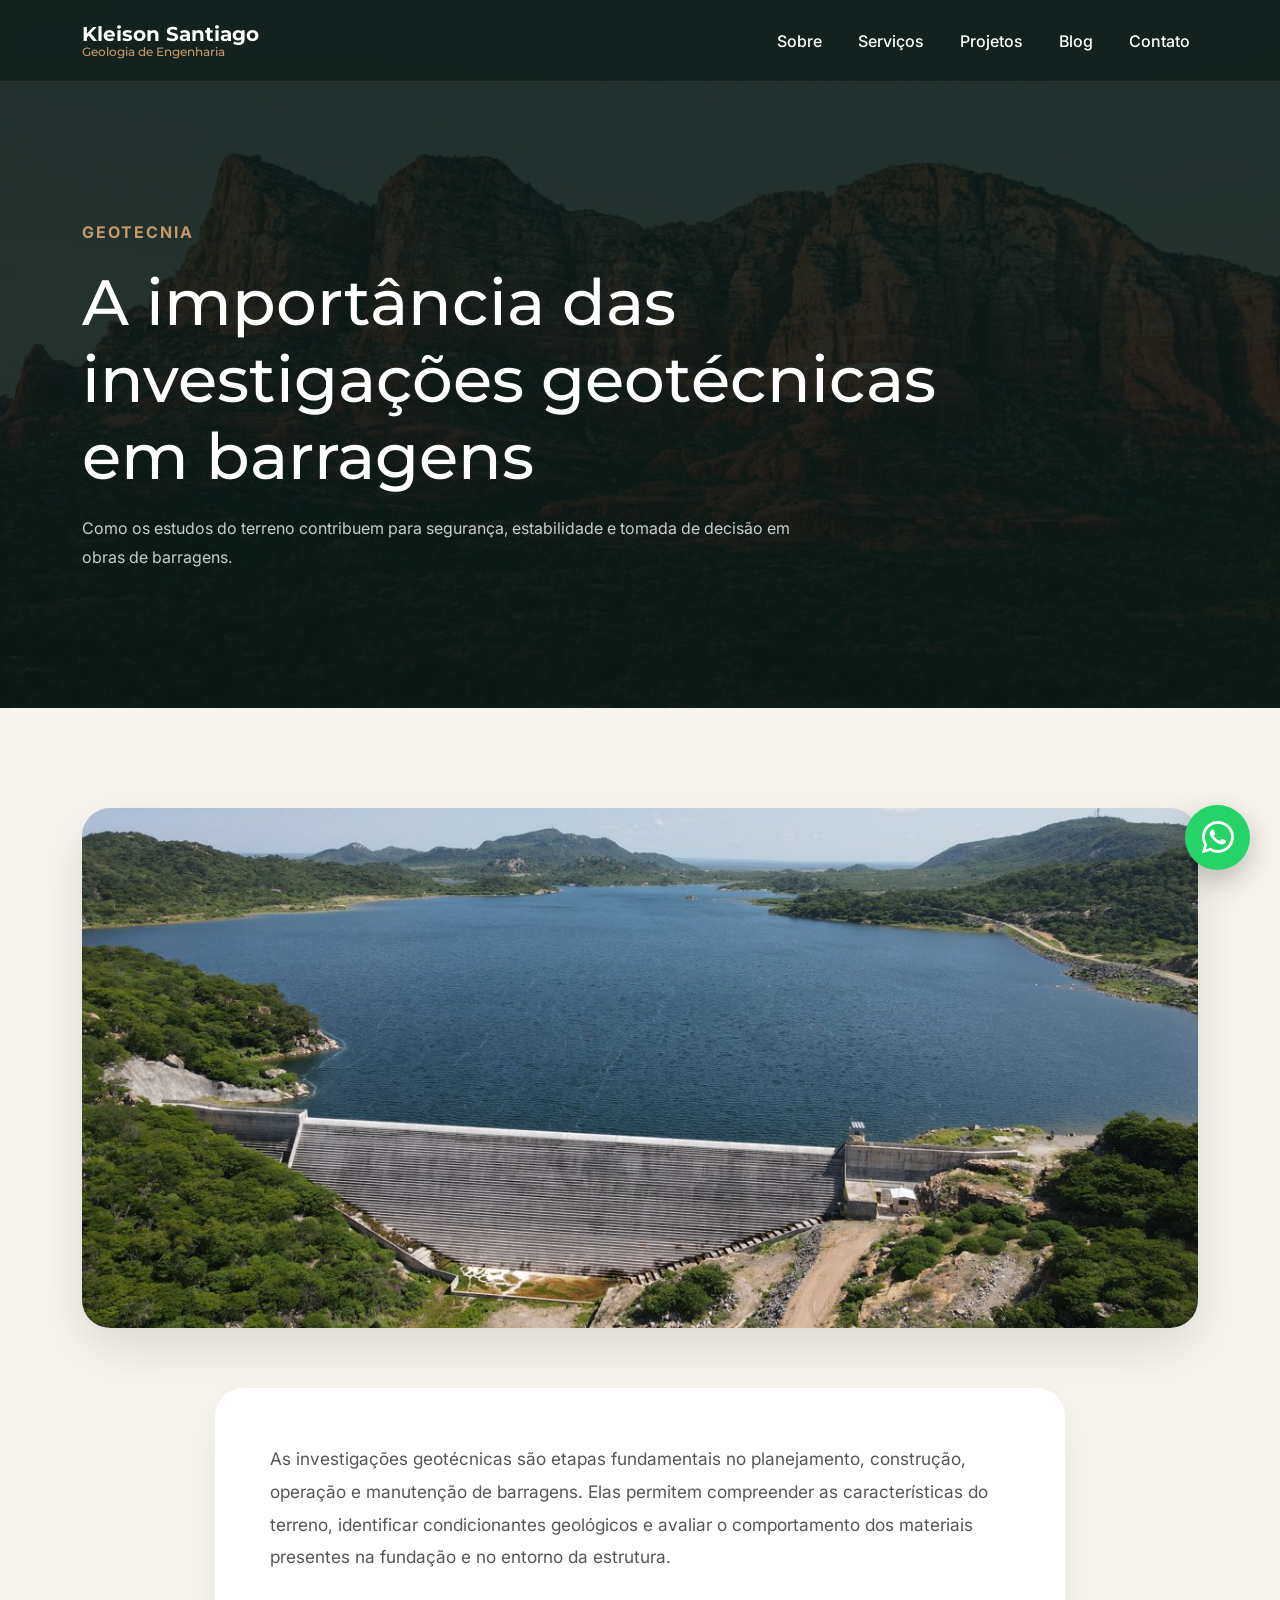
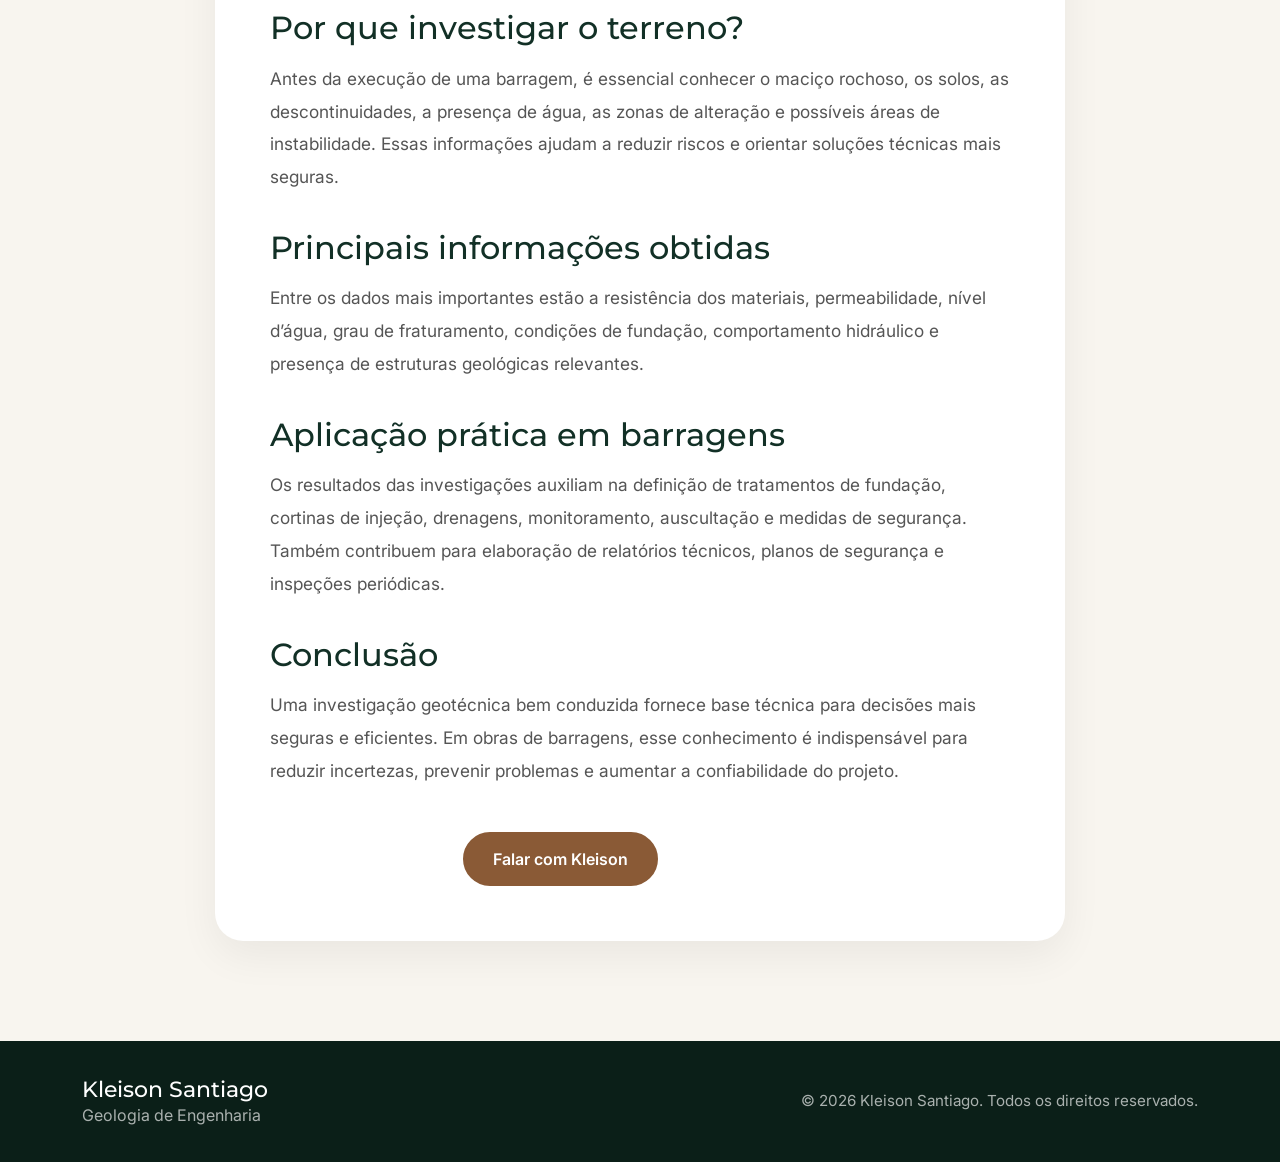
<file: posts/investigacoes-geotecnicas-barragens.html>
<!DOCTYPE html>
<html lang="pt-BR">
<head>
  <meta charset="UTF-8">
  <meta name="viewport" content="width=device-width, initial-scale=1.0">

  <title>Investigações Geotécnicas em Barragens | Kleison Santiago</title>

  <meta name="description" content="Entenda a importância das investigações geotécnicas para segurança, estabilidade e desempenho de barragens.">

  <link href="https://cdn.jsdelivr.net/npm/bootstrap@5.3.3/dist/css/bootstrap.min.css" rel="stylesheet">
  <link href="https://cdn.jsdelivr.net/npm/bootstrap-icons@1.11.3/font/bootstrap-icons.min.css" rel="stylesheet">
  <link href="https://fonts.googleapis.com/css2?family=Montserrat:wght@500;600;700&family=Inter:wght@300;400;500;600&display=swap" rel="stylesheet">

  <link rel="stylesheet" href="../style.css">
</head>

<body>

  <!-- NAVBAR -->
  <nav class="navbar navbar-expand-lg fixed-top">
    <div class="container">
      <a class="navbar-brand" href="../index.html">
        Kleison Santiago
        <span>Geologia de Engenharia</span>
      </a>

      <button class="navbar-toggler" type="button" data-bs-toggle="collapse" data-bs-target="#menu">
        <span class="navbar-toggler-icon"></span>
      </button>

      <div class="collapse navbar-collapse" id="menu">
        <ul class="navbar-nav ms-auto">
          <li class="nav-item"><a class="nav-link" href="../index.html#sobre">Sobre</a></li>
          <li class="nav-item"><a class="nav-link" href="../index.html#servicos">Serviços</a></li>
          <li class="nav-item"><a class="nav-link" href="../index.html#projetos">Projetos</a></li>
          <li class="nav-item"><a class="nav-link" href="../blog.html">Blog</a></li>
          <li class="nav-item"><a class="nav-link" href="../index.html#contato">Contato</a></li>
        </ul>
      </div>
    </div>
  </nav>

  <!-- HERO ARTIGO -->
  <section class="post-hero">
    <div class="container">
      <span>Geotecnia</span>
      <h1>A importância das investigações geotécnicas em barragens</h1>
      <p>Como os estudos do terreno contribuem para segurança, estabilidade e tomada de decisão em obras de barragens.</p>
    </div>
  </section>

  <!-- CONTEÚDO -->
  <main class="post-content">
    <div class="container">

      <img src="../assets/blog1.jpg" alt="Investigações geotécnicas em barragens" class="post-image">

      <article class="post-article">

        <p>
          As investigações geotécnicas são etapas fundamentais no planejamento, construção,
          operação e manutenção de barragens. Elas permitem compreender as características
          do terreno, identificar condicionantes geológicos e avaliar o comportamento dos
          materiais presentes na fundação e no entorno da estrutura.
        </p>

        <h2>Por que investigar o terreno?</h2>

        <p>
          Antes da execução de uma barragem, é essencial conhecer o maciço rochoso, os solos,
          as descontinuidades, a presença de água, as zonas de alteração e possíveis áreas de
          instabilidade. Essas informações ajudam a reduzir riscos e orientar soluções técnicas
          mais seguras.
        </p>

        <h2>Principais informações obtidas</h2>

        <p>
          Entre os dados mais importantes estão a resistência dos materiais, permeabilidade,
          nível d’água, grau de fraturamento, condições de fundação, comportamento hidráulico
          e presença de estruturas geológicas relevantes.
        </p>

        <h2>Aplicação prática em barragens</h2>

        <p>
          Os resultados das investigações auxiliam na definição de tratamentos de fundação,
          cortinas de injeção, drenagens, monitoramento, auscultação e medidas de segurança.
          Também contribuem para elaboração de relatórios técnicos, planos de segurança e
          inspeções periódicas.
        </p>

        <h2>Conclusão</h2>

        <p>
          Uma investigação geotécnica bem conduzida fornece base técnica para decisões mais
          seguras e eficientes. Em obras de barragens, esse conhecimento é indispensável para
          reduzir incertezas, prevenir problemas e aumentar a confiabilidade do projeto.
        </p>

        <div class="post-buttons">
          <a href="../blog.html" class="btn btn-outline-custom">Voltar ao Blog</a>
          <a href="https://wa.me/5585986458733" target="_blank" class="btn btn-primary-custom">Falar com Kleison</a>
        </div>

      </article>

    </div>
  </main>

  <!-- FOOTER -->
  <footer class="footer">
    <div class="container">
      <div class="row align-items-center g-4">
        <div class="col-md-6">
          <h3>Kleison Santiago</h3>
          <p>Geologia de Engenharia</p>
        </div>

        <div class="col-md-6 text-md-end">
          <p class="footer-copy">© 2026 Kleison Santiago. Todos os direitos reservados.</p>
        </div>
      </div>
    </div>
  </footer>

  <!-- WHATSAPP -->
  <a href="https://wa.me/5585986458733" class="whatsapp-float" target="_blank">
    <i class="bi bi-whatsapp"></i>
  </a>

  <!-- VOLTAR AO TOPO -->
  <a href="#" class="back-to-top">
    <i class="bi bi-arrow-up"></i>
  </a>

  <script src="https://cdn.jsdelivr.net/npm/bootstrap@5.3.3/dist/js/bootstrap.bundle.min.js"></script>
  <script src="../script.js"></script>

</body>
</html>
</file>
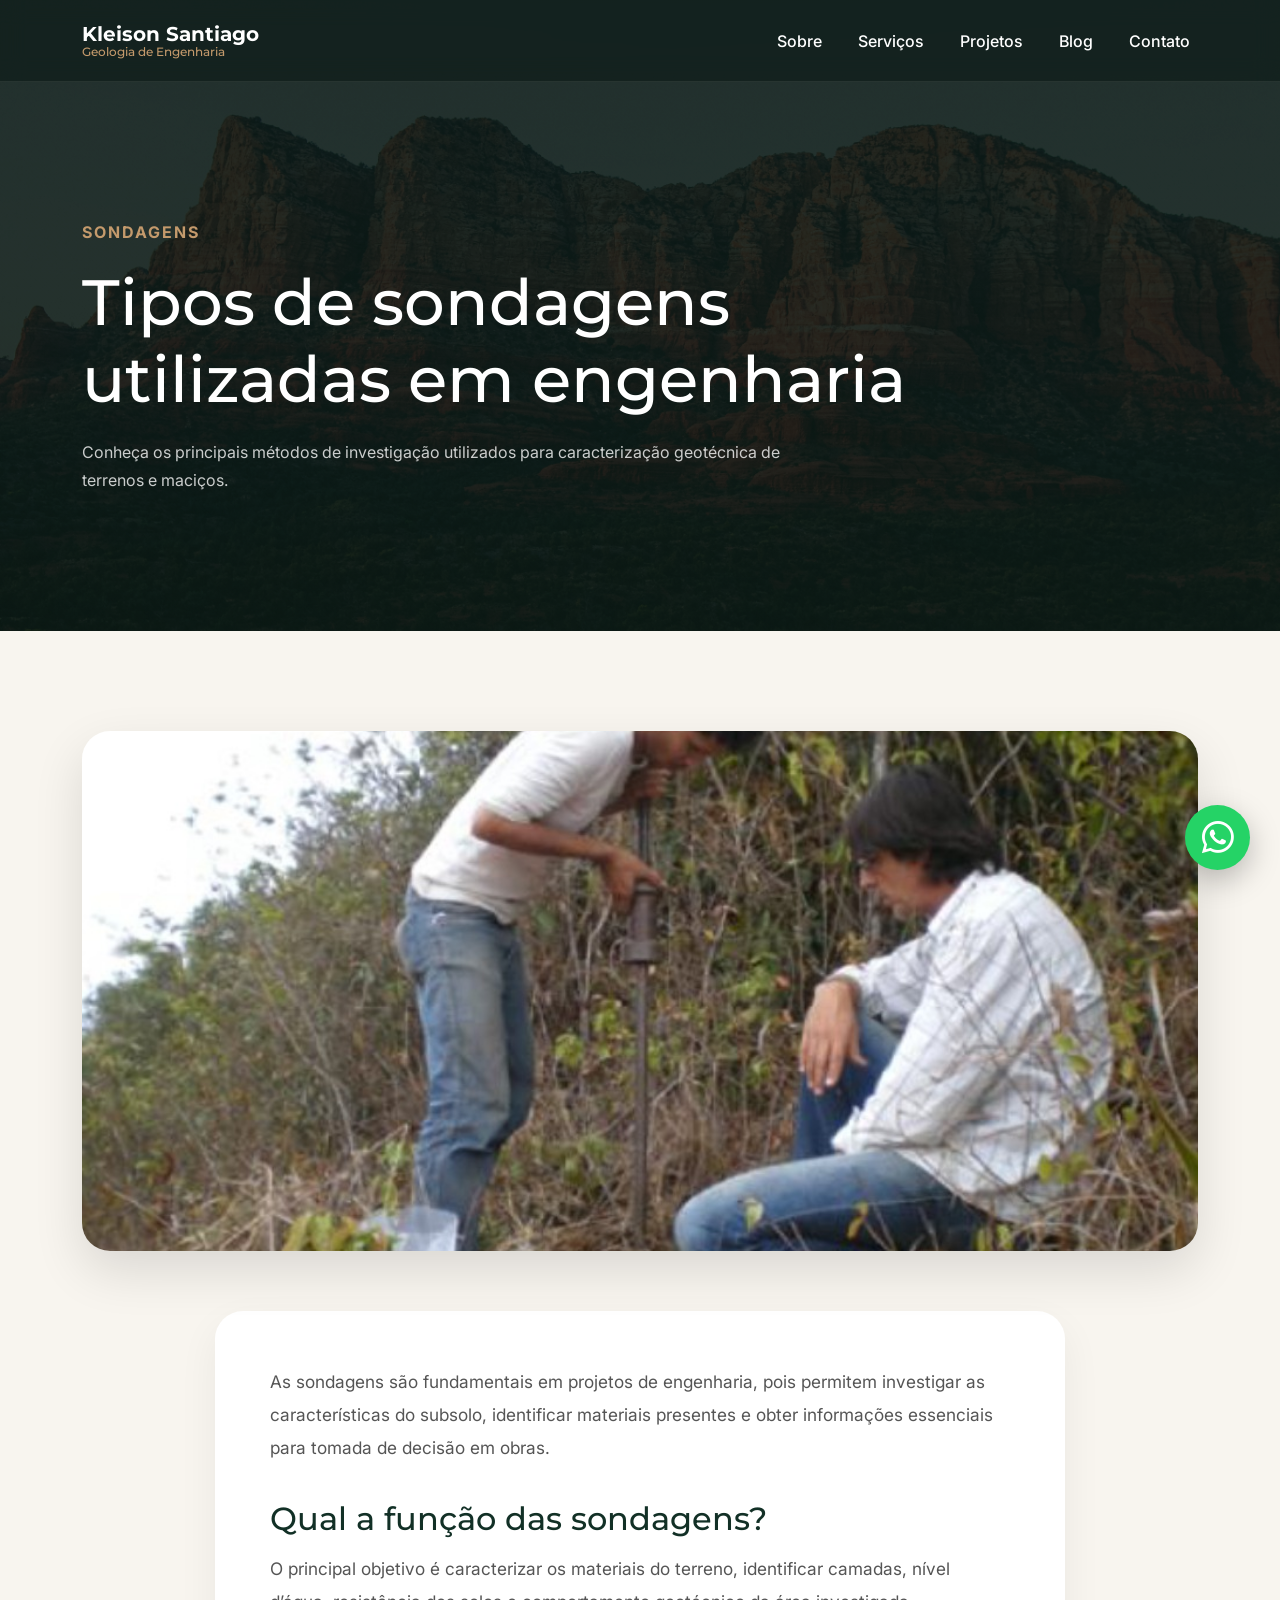
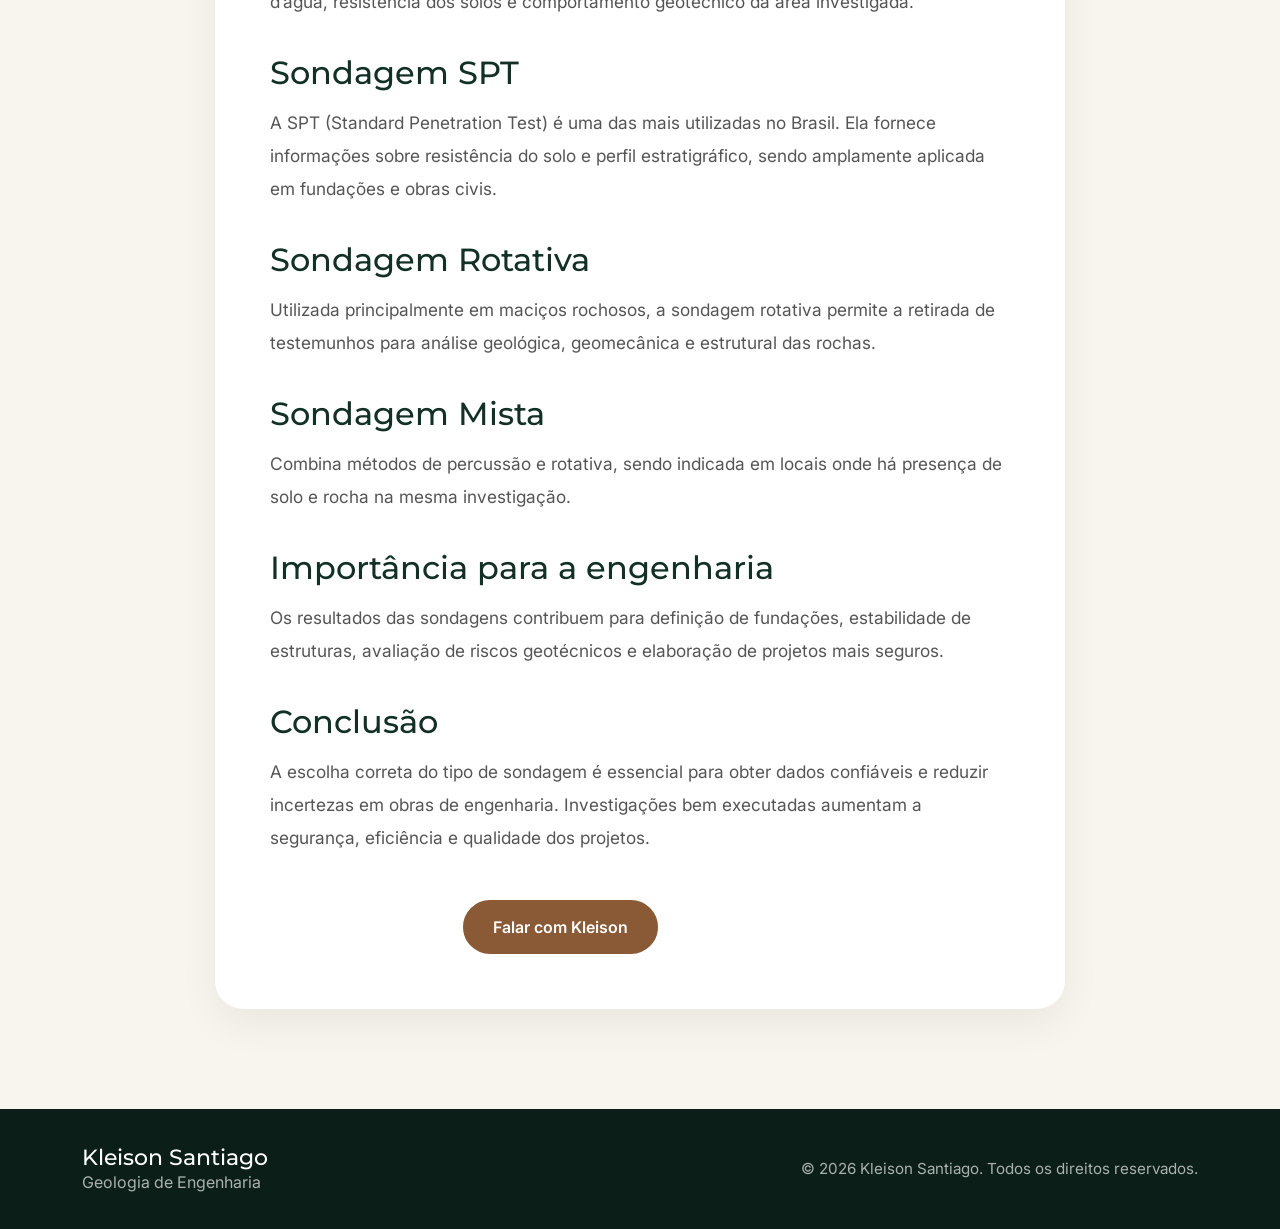
<file: posts/tipos-sondagens-engenharia.html>
<!DOCTYPE html>
<html lang="pt-BR">
<head>
  <meta charset="UTF-8">
  <meta name="viewport" content="width=device-width, initial-scale=1.0">

  <title>Tipos de Sondagens em Engenharia | Kleison Santiago</title>

  <meta name="description" content="Conheça os principais tipos de sondagens utilizados em investigações geotécnicas e obras de engenharia.">

  <link href="https://cdn.jsdelivr.net/npm/bootstrap@5.3.3/dist/css/bootstrap.min.css" rel="stylesheet">
  <link href="https://cdn.jsdelivr.net/npm/bootstrap-icons@1.11.3/font/bootstrap-icons.min.css" rel="stylesheet">
  <link href="https://fonts.googleapis.com/css2?family=Montserrat:wght@500;600;700&family=Inter:wght@300;400;500;600&display=swap" rel="stylesheet">

  <link rel="stylesheet" href="../style.css">
</head>

<body>

  <!-- NAVBAR -->
  <nav class="navbar navbar-expand-lg fixed-top">
    <div class="container">
      <a class="navbar-brand" href="../index.html">
        Kleison Santiago
        <span>Geologia de Engenharia</span>
      </a>

      <button class="navbar-toggler" type="button" data-bs-toggle="collapse" data-bs-target="#menu">
        <span class="navbar-toggler-icon"></span>
      </button>

      <div class="collapse navbar-collapse" id="menu">
        <ul class="navbar-nav ms-auto">
          <li class="nav-item"><a class="nav-link" href="../index.html#sobre">Sobre</a></li>
          <li class="nav-item"><a class="nav-link" href="../index.html#servicos">Serviços</a></li>
          <li class="nav-item"><a class="nav-link" href="../index.html#projetos">Projetos</a></li>
          <li class="nav-item"><a class="nav-link" href="../blog.html">Blog</a></li>
          <li class="nav-item"><a class="nav-link" href="../index.html#contato">Contato</a></li>
        </ul>
      </div>
    </div>
  </nav>

  <!-- HERO ARTIGO -->
  <section class="post-hero">
    <div class="container">
      <span>Sondagens</span>
      <h1>Tipos de sondagens utilizadas em engenharia</h1>
      <p>Conheça os principais métodos de investigação utilizados para caracterização geotécnica de terrenos e maciços.</p>
    </div>
  </section>

  <!-- CONTEÚDO -->
  <main class="post-content">
    <div class="container">

      <img src="../assets/blog3.jpg" alt="Tipos de sondagens em engenharia" class="post-image">

      <article class="post-article">

        <p>
          As sondagens são fundamentais em projetos de engenharia, pois permitem investigar
          as características do subsolo, identificar materiais presentes e obter informações
          essenciais para tomada de decisão em obras.
        </p>

        <h2>Qual a função das sondagens?</h2>

        <p>
          O principal objetivo é caracterizar os materiais do terreno, identificar camadas,
          nível d’água, resistência dos solos e comportamento geotécnico da área investigada.
        </p>

        <h2>Sondagem SPT</h2>

        <p>
          A SPT (Standard Penetration Test) é uma das mais utilizadas no Brasil. Ela fornece
          informações sobre resistência do solo e perfil estratigráfico, sendo amplamente
          aplicada em fundações e obras civis.
        </p>

        <h2>Sondagem Rotativa</h2>

        <p>
          Utilizada principalmente em maciços rochosos, a sondagem rotativa permite a retirada
          de testemunhos para análise geológica, geomecânica e estrutural das rochas.
        </p>

        <h2>Sondagem Mista</h2>

        <p>
          Combina métodos de percussão e rotativa, sendo indicada em locais onde há presença
          de solo e rocha na mesma investigação.
        </p>

        <h2>Importância para a engenharia</h2>

        <p>
          Os resultados das sondagens contribuem para definição de fundações, estabilidade de
          estruturas, avaliação de riscos geotécnicos e elaboração de projetos mais seguros.
        </p>

        <h2>Conclusão</h2>

        <p>
          A escolha correta do tipo de sondagem é essencial para obter dados confiáveis e
          reduzir incertezas em obras de engenharia. Investigações bem executadas aumentam
          a segurança, eficiência e qualidade dos projetos.
        </p>

        <div class="post-buttons">
          <a href="../blog.html" class="btn btn-outline-custom">Voltar ao Blog</a>
          <a href="https://wa.me/5585986458733" target="_blank" class="btn btn-primary-custom">Falar com Kleison</a>
        </div>

      </article>

    </div>
  </main>

  <footer class="footer">
    <div class="container">
      <div class="row align-items-center g-4">
        <div class="col-md-6">
          <h3>Kleison Santiago</h3>
          <p>Geologia de Engenharia</p>
        </div>

        <div class="col-md-6 text-md-end">
          <p class="footer-copy">© 2026 Kleison Santiago. Todos os direitos reservados.</p>
        </div>
      </div>
    </div>
  </footer>

  <a href="https://wa.me/5585986458733" class="whatsapp-float" target="_blank">
    <i class="bi bi-whatsapp"></i>
  </a>

  <a href="#" class="back-to-top">
    <i class="bi bi-arrow-up"></i>
  </a>

  <script src="https://cdn.jsdelivr.net/npm/bootstrap@5.3.3/dist/js/bootstrap.bundle.min.js"></script>
  <script src="../script.js"></script>

</body>
</html>
</file>
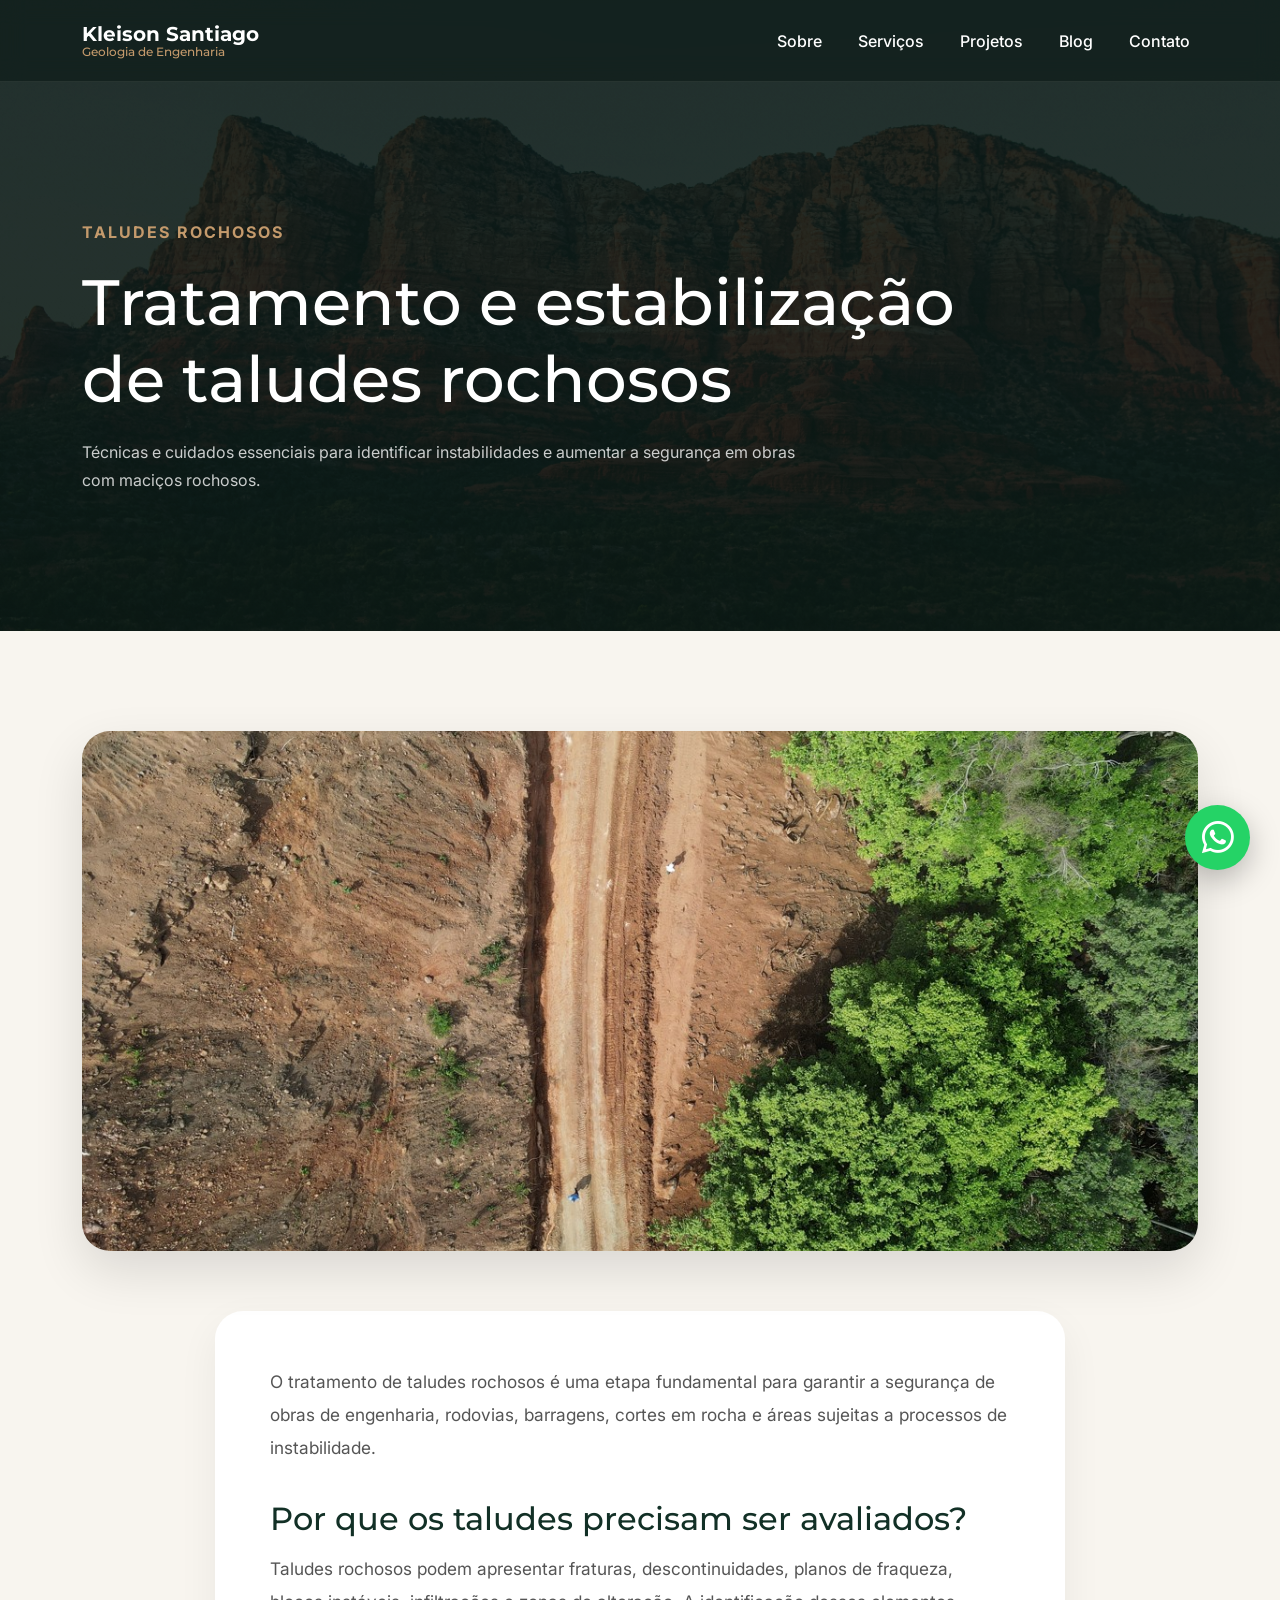
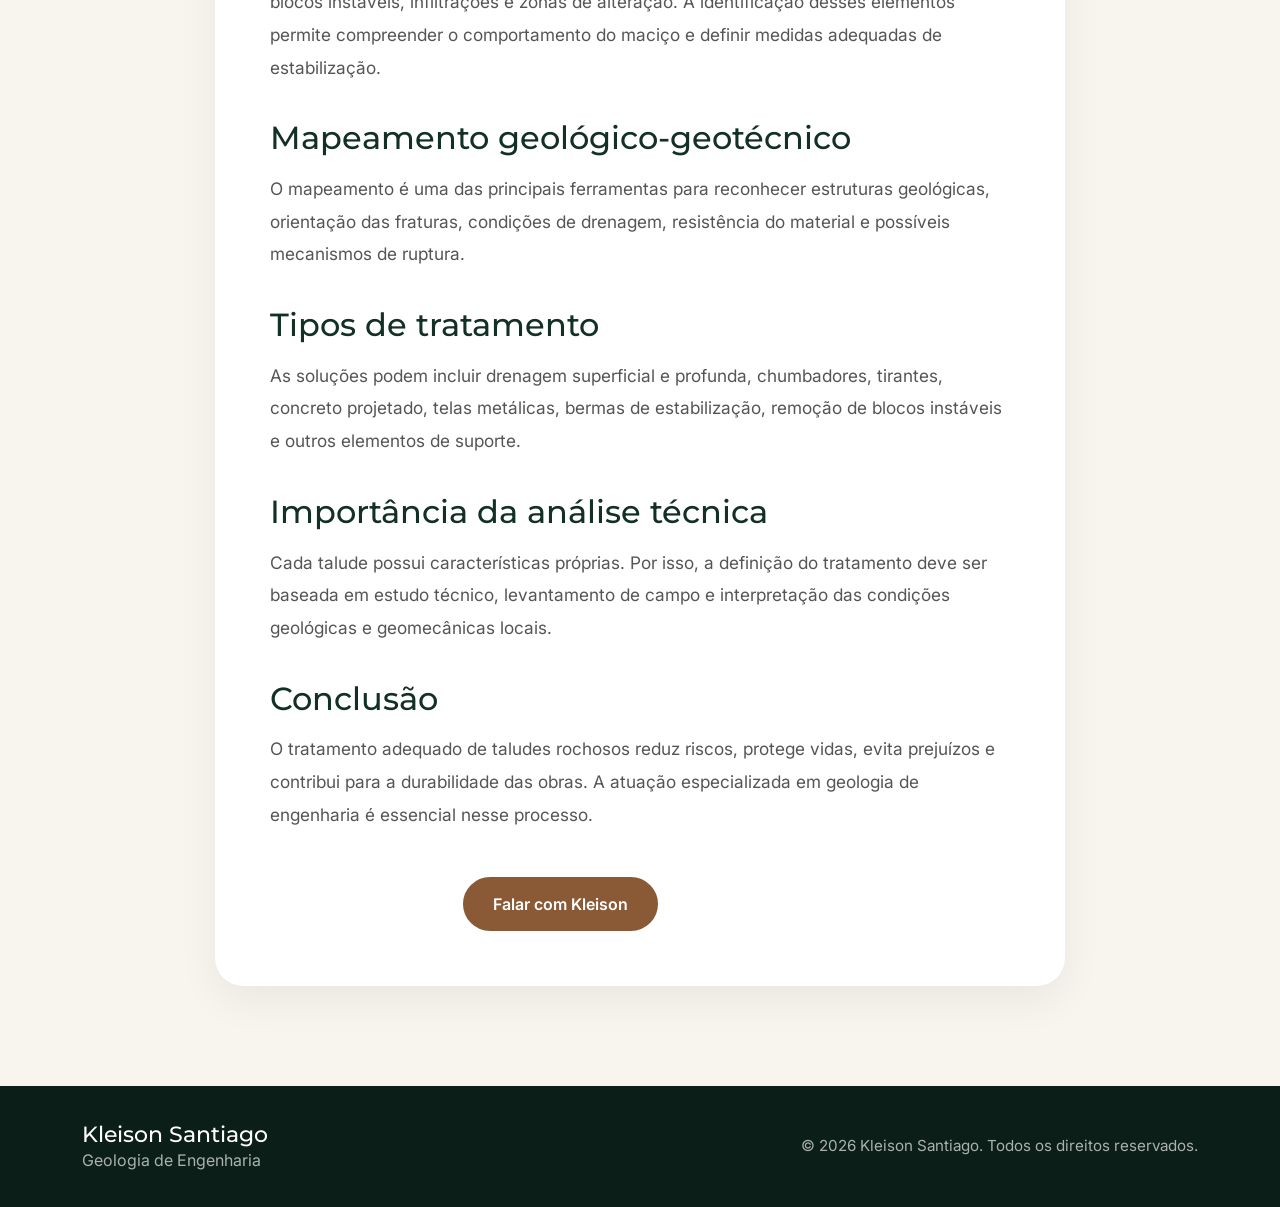
<file: posts/tratamento-taludes-rochosos.html>
<!DOCTYPE html>
<html lang="pt-BR">
<head>
  <meta charset="UTF-8">
  <meta name="viewport" content="width=device-width, initial-scale=1.0">

  <title>Tratamento de Taludes Rochosos | Kleison Santiago</title>

  <meta name="description" content="Entenda a importância do mapeamento, análise e tratamento de taludes rochosos em obras de engenharia.">

  <link href="https://cdn.jsdelivr.net/npm/bootstrap@5.3.3/dist/css/bootstrap.min.css" rel="stylesheet">
  <link href="https://cdn.jsdelivr.net/npm/bootstrap-icons@1.11.3/font/bootstrap-icons.min.css" rel="stylesheet">
  <link href="https://fonts.googleapis.com/css2?family=Montserrat:wght@500;600;700&family=Inter:wght@300;400;500;600&display=swap" rel="stylesheet">

  <link rel="stylesheet" href="../style.css">
</head>

<body>

  <!-- NAVBAR -->
  <nav class="navbar navbar-expand-lg fixed-top">
    <div class="container">
      <a class="navbar-brand" href="../index.html">
        Kleison Santiago
        <span>Geologia de Engenharia</span>
      </a>

      <button class="navbar-toggler" type="button" data-bs-toggle="collapse" data-bs-target="#menu">
        <span class="navbar-toggler-icon"></span>
      </button>

      <div class="collapse navbar-collapse" id="menu">
        <ul class="navbar-nav ms-auto">
          <li class="nav-item"><a class="nav-link" href="../index.html#sobre">Sobre</a></li>
          <li class="nav-item"><a class="nav-link" href="../index.html#servicos">Serviços</a></li>
          <li class="nav-item"><a class="nav-link" href="../index.html#projetos">Projetos</a></li>
          <li class="nav-item"><a class="nav-link" href="../blog.html">Blog</a></li>
          <li class="nav-item"><a class="nav-link" href="../index.html#contato">Contato</a></li>
        </ul>
      </div>
    </div>
  </nav>

  <!-- HERO ARTIGO -->
  <section class="post-hero">
    <div class="container">
      <span>Taludes Rochosos</span>
      <h1>Tratamento e estabilização de taludes rochosos</h1>
      <p>Técnicas e cuidados essenciais para identificar instabilidades e aumentar a segurança em obras com maciços rochosos.</p>
    </div>
  </section>

  <!-- CONTEÚDO -->
  <main class="post-content">
    <div class="container">

      <img src="../assets/blog2.jpg" alt="Tratamento de taludes rochosos" class="post-image">

      <article class="post-article">

        <p>
          O tratamento de taludes rochosos é uma etapa fundamental para garantir a segurança
          de obras de engenharia, rodovias, barragens, cortes em rocha e áreas sujeitas a
          processos de instabilidade.
        </p>

        <h2>Por que os taludes precisam ser avaliados?</h2>

        <p>
          Taludes rochosos podem apresentar fraturas, descontinuidades, planos de fraqueza,
          blocos instáveis, infiltrações e zonas de alteração. A identificação desses elementos
          permite compreender o comportamento do maciço e definir medidas adequadas de estabilização.
        </p>

        <h2>Mapeamento geológico-geotécnico</h2>

        <p>
          O mapeamento é uma das principais ferramentas para reconhecer estruturas geológicas,
          orientação das fraturas, condições de drenagem, resistência do material e possíveis
          mecanismos de ruptura.
        </p>

        <h2>Tipos de tratamento</h2>

        <p>
          As soluções podem incluir drenagem superficial e profunda, chumbadores, tirantes,
          concreto projetado, telas metálicas, bermas de estabilização, remoção de blocos
          instáveis e outros elementos de suporte.
        </p>

        <h2>Importância da análise técnica</h2>

        <p>
          Cada talude possui características próprias. Por isso, a definição do tratamento
          deve ser baseada em estudo técnico, levantamento de campo e interpretação das
          condições geológicas e geomecânicas locais.
        </p>

        <h2>Conclusão</h2>

        <p>
          O tratamento adequado de taludes rochosos reduz riscos, protege vidas, evita
          prejuízos e contribui para a durabilidade das obras. A atuação especializada
          em geologia de engenharia é essencial nesse processo.
        </p>

        <div class="post-buttons">
          <a href="../blog.html" class="btn btn-outline-custom">Voltar ao Blog</a>
          <a href="https://wa.me/5585986458733" target="_blank" class="btn btn-primary-custom">Falar com Kleison</a>
        </div>

      </article>

    </div>
  </main>

  <footer class="footer">
    <div class="container">
      <div class="row align-items-center g-4">
        <div class="col-md-6">
          <h3>Kleison Santiago</h3>
          <p>Geologia de Engenharia</p>
        </div>

        <div class="col-md-6 text-md-end">
          <p class="footer-copy">© 2026 Kleison Santiago. Todos os direitos reservados.</p>
        </div>
      </div>
    </div>
  </footer>

  <a href="https://wa.me/5585986458733" class="whatsapp-float" target="_blank">
    <i class="bi bi-whatsapp"></i>
  </a>

  <a href="#" class="back-to-top">
    <i class="bi bi-arrow-up"></i>
  </a>

  <script src="https://cdn.jsdelivr.net/npm/bootstrap@5.3.3/dist/js/bootstrap.bundle.min.js"></script>
  <script src="../script.js"></script>

</body>
</html>
</file>
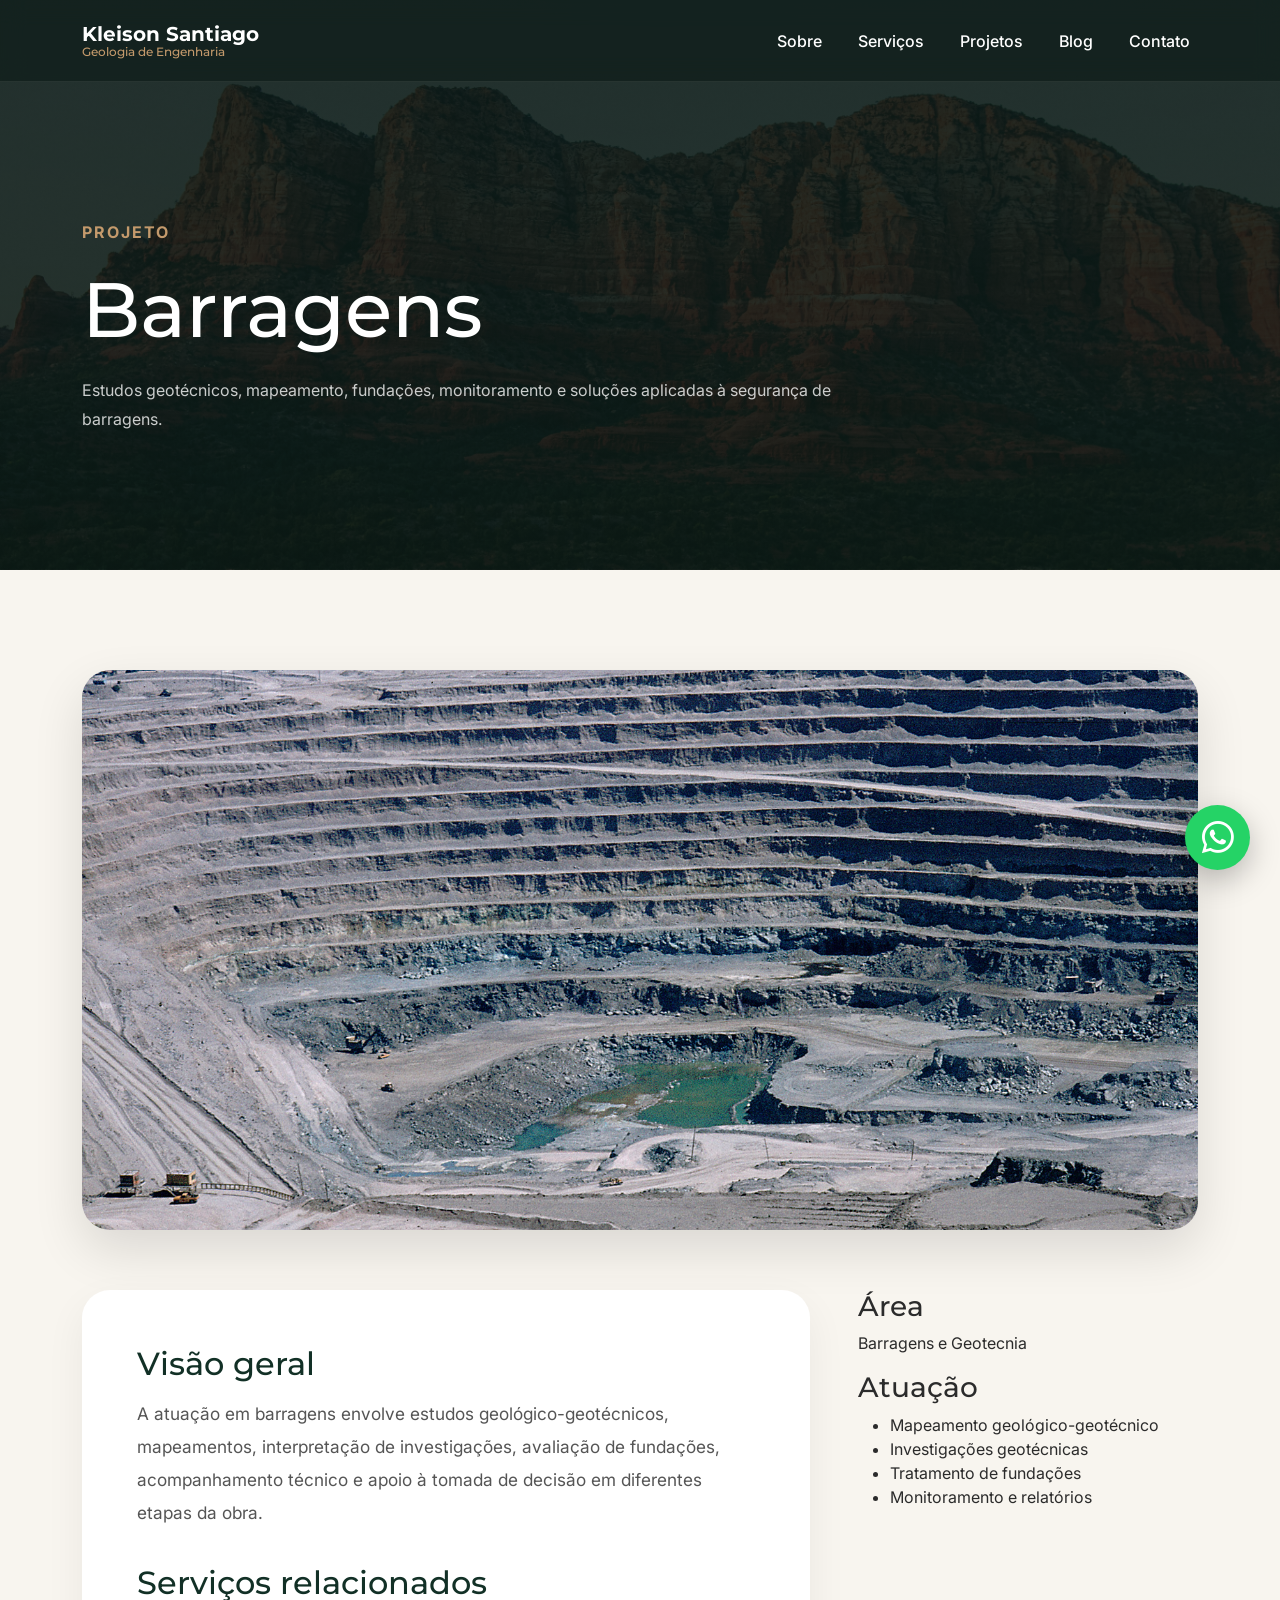
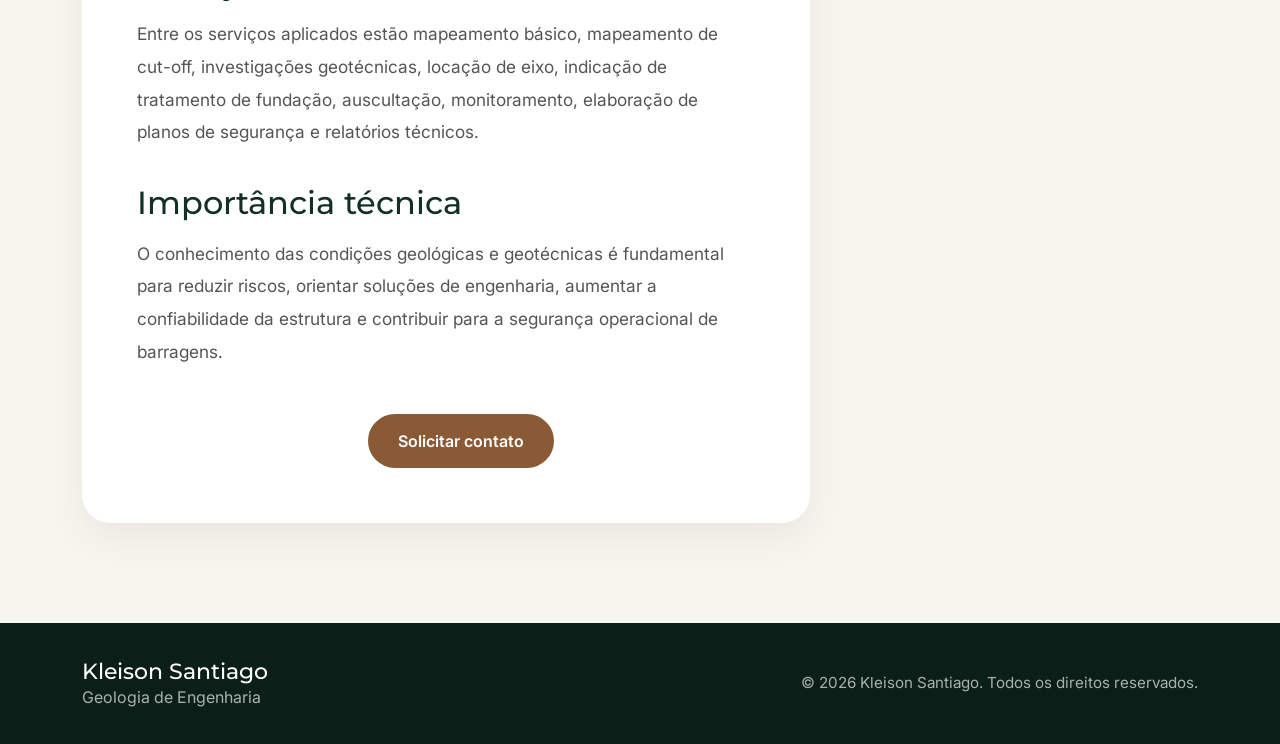
<file: projetos/barragens.html>
<!DOCTYPE html>
<html lang="pt-BR">
<head>
  <meta charset="UTF-8">
  <meta name="viewport" content="width=device-width, initial-scale=1.0">

  <title>Projeto de Barragens | Kleison Santiago</title>

  <link href="https://cdn.jsdelivr.net/npm/bootstrap@5.3.3/dist/css/bootstrap.min.css" rel="stylesheet">
  <link href="https://cdn.jsdelivr.net/npm/bootstrap-icons@1.11.3/font/bootstrap-icons.min.css" rel="stylesheet">
  <link href="https://fonts.googleapis.com/css2?family=Montserrat:wght@500;600;700&family=Inter:wght@300;400;500;600&display=swap" rel="stylesheet">

  <link rel="stylesheet" href="../style.css">
</head>

<body>

  <nav class="navbar navbar-expand-lg fixed-top">
    <div class="container">
      <a class="navbar-brand" href="../index.html">
        Kleison Santiago
        <span>Geologia de Engenharia</span>
      </a>

      <button class="navbar-toggler" type="button" data-bs-toggle="collapse" data-bs-target="#menu">
        <span class="navbar-toggler-icon"></span>
      </button>

      <div class="collapse navbar-collapse" id="menu">
        <ul class="navbar-nav ms-auto">
          <li class="nav-item"><a class="nav-link" href="../index.html#sobre">Sobre</a></li>
          <li class="nav-item"><a class="nav-link" href="../index.html#servicos">Serviços</a></li>
          <li class="nav-item"><a class="nav-link" href="../index.html#projetos">Projetos</a></li>
          <li class="nav-item"><a class="nav-link" href="../blog.html">Blog</a></li>
          <li class="nav-item"><a class="nav-link" href="../index.html#contato">Contato</a></li>
        </ul>
      </div>
    </div>
  </nav>

  <section class="project-hero">
    <div class="container">
      <span>Projeto</span>
      <h1>Barragens</h1>
      <p>Estudos geotécnicos, mapeamento, fundações, monitoramento e soluções aplicadas à segurança de barragens.</p>
    </div>
  </section>

  <main class="project-content">
    <div class="container">

      <img src="../assets/projeto1.jpg" alt="Projeto de barragens" class="project-main-image">

      <div class="row g-5">

        <div class="col-lg-8">
          <article class="project-article">
            <h2>Visão geral</h2>

            <p>
              A atuação em barragens envolve estudos geológico-geotécnicos, mapeamentos,
              interpretação de investigações, avaliação de fundações, acompanhamento técnico
              e apoio à tomada de decisão em diferentes etapas da obra.
            </p>

            <h2>Serviços relacionados</h2>

            <p>
              Entre os serviços aplicados estão mapeamento básico, mapeamento de cut-off,
              investigações geotécnicas, locação de eixo, indicação de tratamento de fundação,
              auscultação, monitoramento, elaboração de planos de segurança e relatórios técnicos.
            </p>

            <h2>Importância técnica</h2>

            <p>
              O conhecimento das condições geológicas e geotécnicas é fundamental para reduzir
              riscos, orientar soluções de engenharia, aumentar a confiabilidade da estrutura
              e contribuir para a segurança operacional de barragens.
            </p>

            <div class="post-buttons">
              <a href="../index.html#projetos" class="btn btn-outline-custom">Voltar aos Projetos</a>
              <a href="https://wa.me/5585986458733" target="_blank" class="btn btn-primary-custom">Solicitar contato</a>
            </div>
          </article>
        </div>

        <div class="col-lg-4">
          <aside class="project-sidebar">
            <div class="sidebar-card">
              <h3>Área</h3>
              <p>Barragens e Geotecnia</p>
            </div>

            <div class="sidebar-card">
              <h3>Atuação</h3>
              <ul>
                <li>Mapeamento geológico-geotécnico</li>
                <li>Investigações geotécnicas</li>
                <li>Tratamento de fundações</li>
                <li>Monitoramento e relatórios</li>
              </ul>
            </div>
          </aside>
        </div>

      </div>
    </div>
  </main>

  <footer class="footer">
    <div class="container">
      <div class="row align-items-center g-4">
        <div class="col-md-6">
          <h3>Kleison Santiago</h3>
          <p>Geologia de Engenharia</p>
        </div>

        <div class="col-md-6 text-md-end">
          <p class="footer-copy">© 2026 Kleison Santiago. Todos os direitos reservados.</p>
        </div>
      </div>
    </div>
  </footer>

  <a href="https://wa.me/5585986458733" class="whatsapp-float" target="_blank">
    <i class="bi bi-whatsapp"></i>
  </a>

  <a href="#" class="back-to-top">
    <i class="bi bi-arrow-up"></i>
  </a>

  <script src="https://cdn.jsdelivr.net/npm/bootstrap@5.3.3/dist/js/bootstrap.bundle.min.js"></script>
  <script src="../script.js"></script>

</body>
</html>
</file>
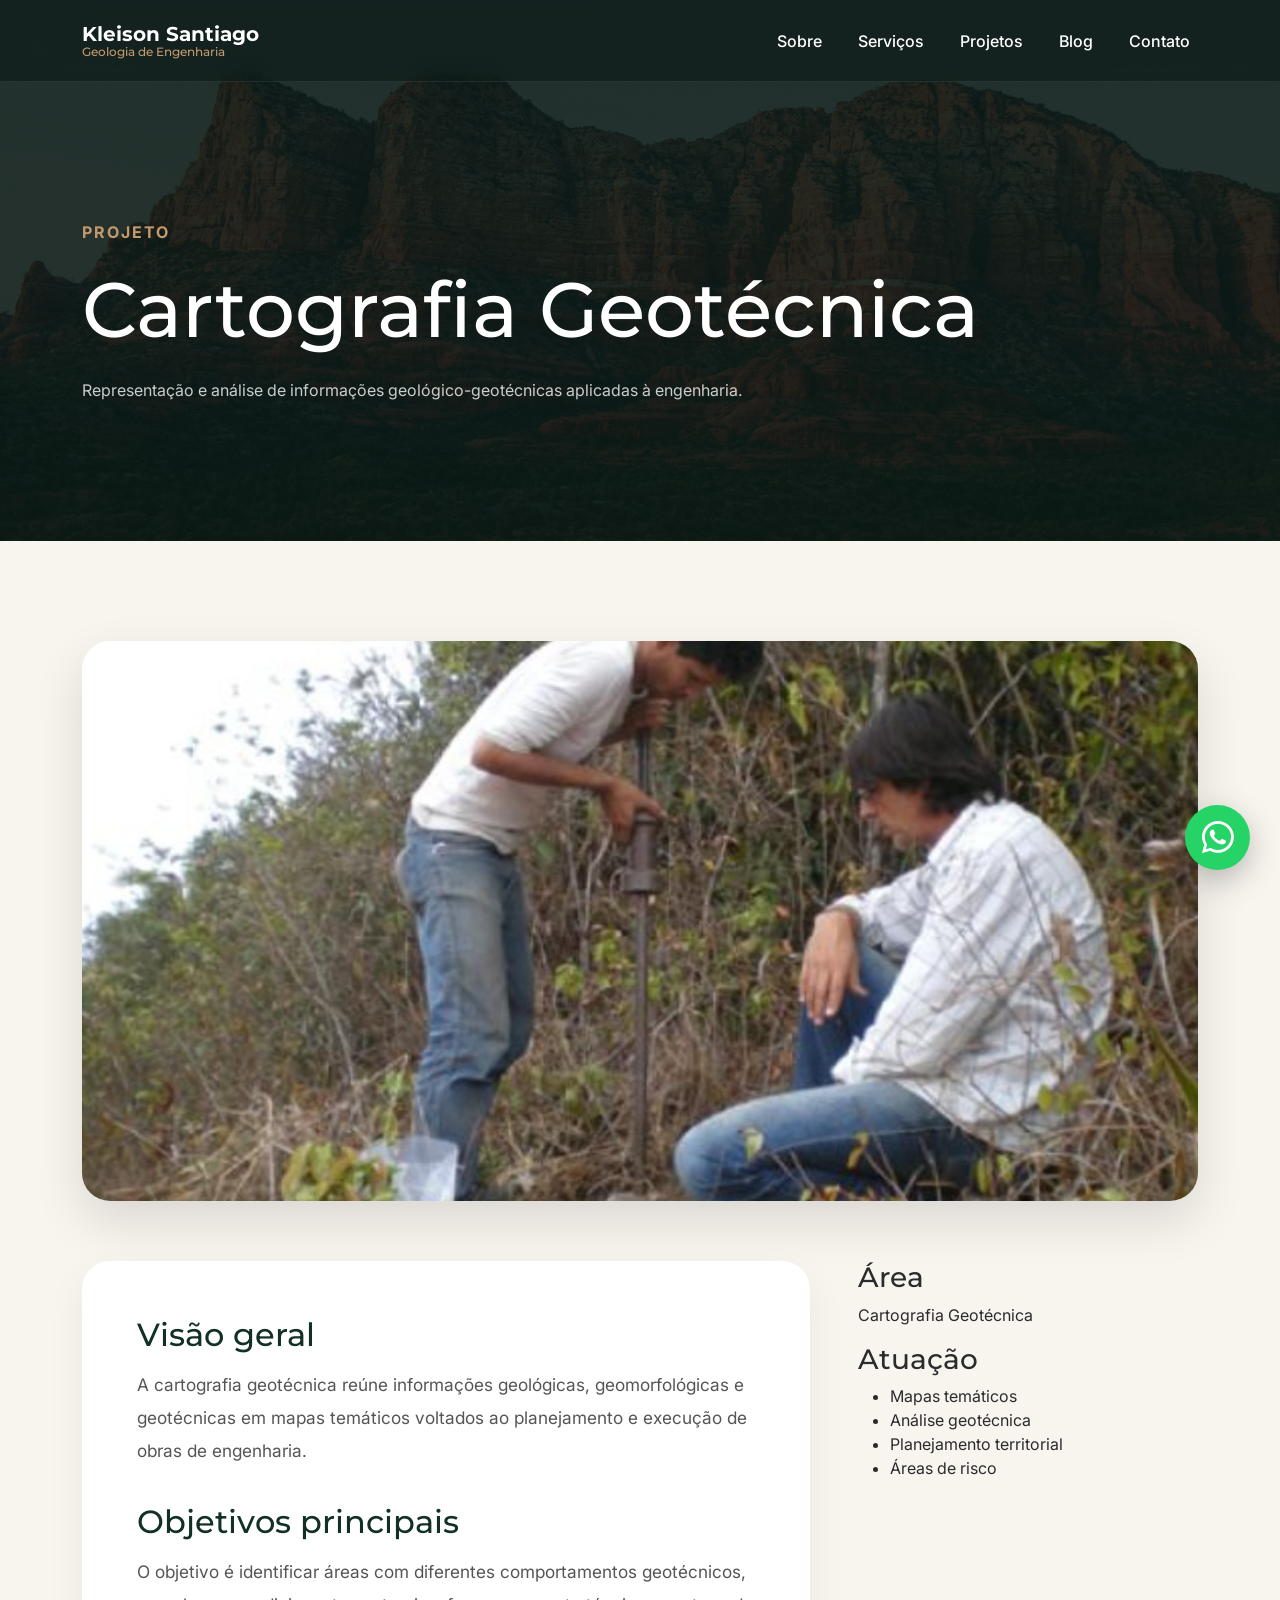
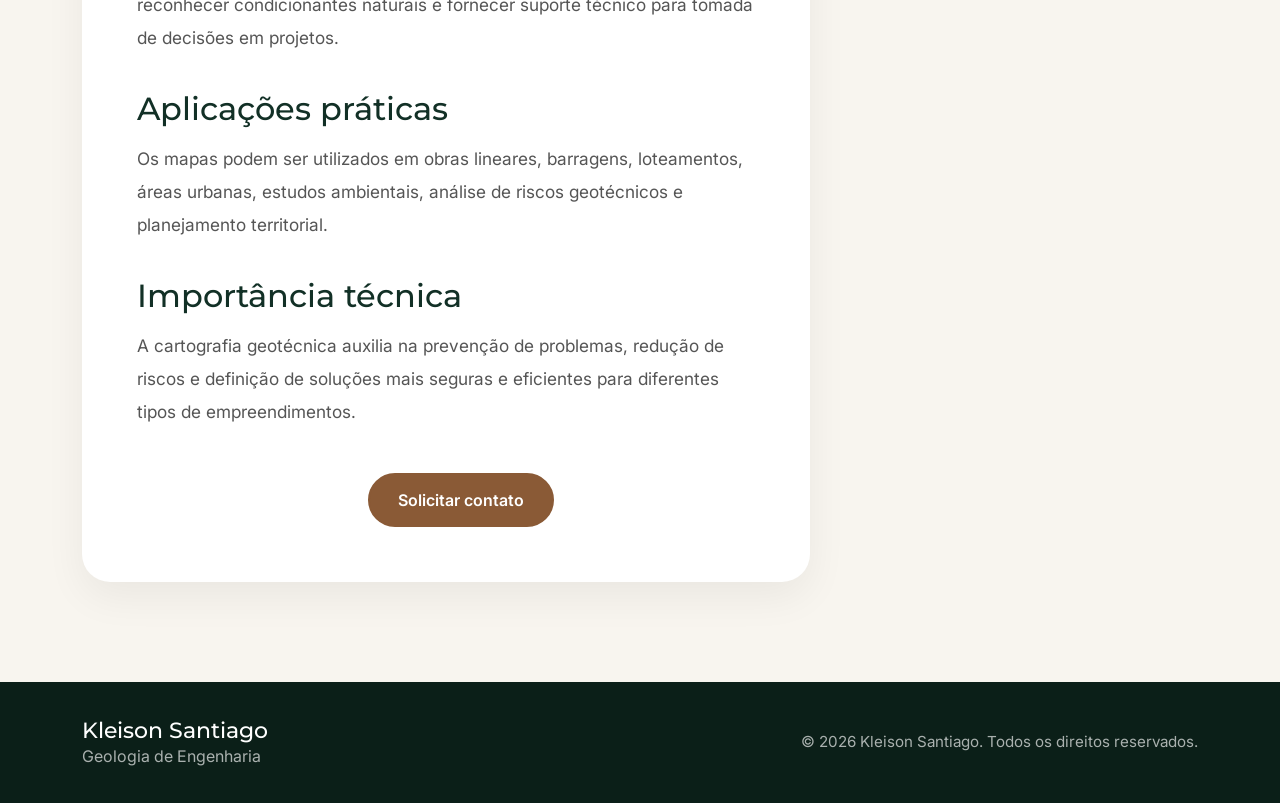
<file: projetos/cartografia-geotecnica.html>
<!DOCTYPE html>
<html lang="pt-BR">
<head>
  <meta charset="UTF-8">
  <meta name="viewport" content="width=device-width, initial-scale=1.0">

  <title>Cartografia Geotécnica | Kleison Santiago</title>

  <link href="https://cdn.jsdelivr.net/npm/bootstrap@5.3.3/dist/css/bootstrap.min.css" rel="stylesheet">
  <link href="https://cdn.jsdelivr.net/npm/bootstrap-icons@1.11.3/font/bootstrap-icons.min.css" rel="stylesheet">
  <link href="https://fonts.googleapis.com/css2?family=Montserrat:wght@500;600;700&family=Inter:wght@300;400;500;600&display=swap" rel="stylesheet">

  <link rel="stylesheet" href="../style.css">
</head>

<body>

  <nav class="navbar navbar-expand-lg fixed-top">
    <div class="container">
      <a class="navbar-brand" href="../index.html">
        Kleison Santiago
        <span>Geologia de Engenharia</span>
      </a>

      <button class="navbar-toggler" type="button" data-bs-toggle="collapse" data-bs-target="#menu">
        <span class="navbar-toggler-icon"></span>
      </button>

      <div class="collapse navbar-collapse" id="menu">
        <ul class="navbar-nav ms-auto">
          <li class="nav-item"><a class="nav-link" href="../index.html#sobre">Sobre</a></li>
          <li class="nav-item"><a class="nav-link" href="../index.html#servicos">Serviços</a></li>
          <li class="nav-item"><a class="nav-link" href="../index.html#projetos">Projetos</a></li>
          <li class="nav-item"><a class="nav-link" href="../blog.html">Blog</a></li>
          <li class="nav-item"><a class="nav-link" href="../index.html#contato">Contato</a></li>
        </ul>
      </div>
    </div>
  </nav>

  <section class="project-hero">
    <div class="container">
      <span>Projeto</span>
      <h1>Cartografia Geotécnica</h1>
      <p>Representação e análise de informações geológico-geotécnicas aplicadas à engenharia.</p>
    </div>
  </section>

  <main class="project-content">
    <div class="container">

      <img src="../assets/projeto6.jpg" alt="Cartografia Geotécnica" class="project-main-image">

      <div class="row g-5">

        <div class="col-lg-8">
          <article class="project-article">

            <h2>Visão geral</h2>

            <p>
              A cartografia geotécnica reúne informações geológicas, geomorfológicas
              e geotécnicas em mapas temáticos voltados ao planejamento e execução
              de obras de engenharia.
            </p>

            <h2>Objetivos principais</h2>

            <p>
              O objetivo é identificar áreas com diferentes comportamentos geotécnicos,
              reconhecer condicionantes naturais e fornecer suporte técnico para tomada
              de decisões em projetos.
            </p>

            <h2>Aplicações práticas</h2>

            <p>
              Os mapas podem ser utilizados em obras lineares, barragens, loteamentos,
              áreas urbanas, estudos ambientais, análise de riscos geotécnicos e
              planejamento territorial.
            </p>

            <h2>Importância técnica</h2>

            <p>
              A cartografia geotécnica auxilia na prevenção de problemas, redução de
              riscos e definição de soluções mais seguras e eficientes para diferentes
              tipos de empreendimentos.
            </p>

            <div class="post-buttons">
              <a href="../index.html#projetos" class="btn btn-outline-custom">Voltar aos Projetos</a>
              <a href="https://wa.me/5585986458733" target="_blank" class="btn btn-primary-custom">Solicitar contato</a>
            </div>

          </article>
        </div>

        <div class="col-lg-4">
          <aside class="project-sidebar">

            <div class="sidebar-card">
              <h3>Área</h3>
              <p>Cartografia Geotécnica</p>
            </div>

            <div class="sidebar-card">
              <h3>Atuação</h3>

              <ul>
                <li>Mapas temáticos</li>
                <li>Análise geotécnica</li>
                <li>Planejamento territorial</li>
                <li>Áreas de risco</li>
              </ul>

            </div>

          </aside>
        </div>

      </div>

    </div>
  </main>

  <footer class="footer">
    <div class="container">
      <div class="row align-items-center g-4">
        <div class="col-md-6">
          <h3>Kleison Santiago</h3>
          <p>Geologia de Engenharia</p>
        </div>

        <div class="col-md-6 text-md-end">
          <p class="footer-copy">© 2026 Kleison Santiago. Todos os direitos reservados.</p>
        </div>
      </div>
    </div>
  </footer>

  <a href="https://wa.me/5585986458733" class="whatsapp-float" target="_blank">
    <i class="bi bi-whatsapp"></i>
  </a>

  <a href="#" class="back-to-top">
    <i class="bi bi-arrow-up"></i>
  </a>

  <script src="https://cdn.jsdelivr.net/npm/bootstrap@5.3.3/dist/js/bootstrap.bundle.min.js"></script>
  <script src="../script.js"></script>

</body>
</html>
</file>
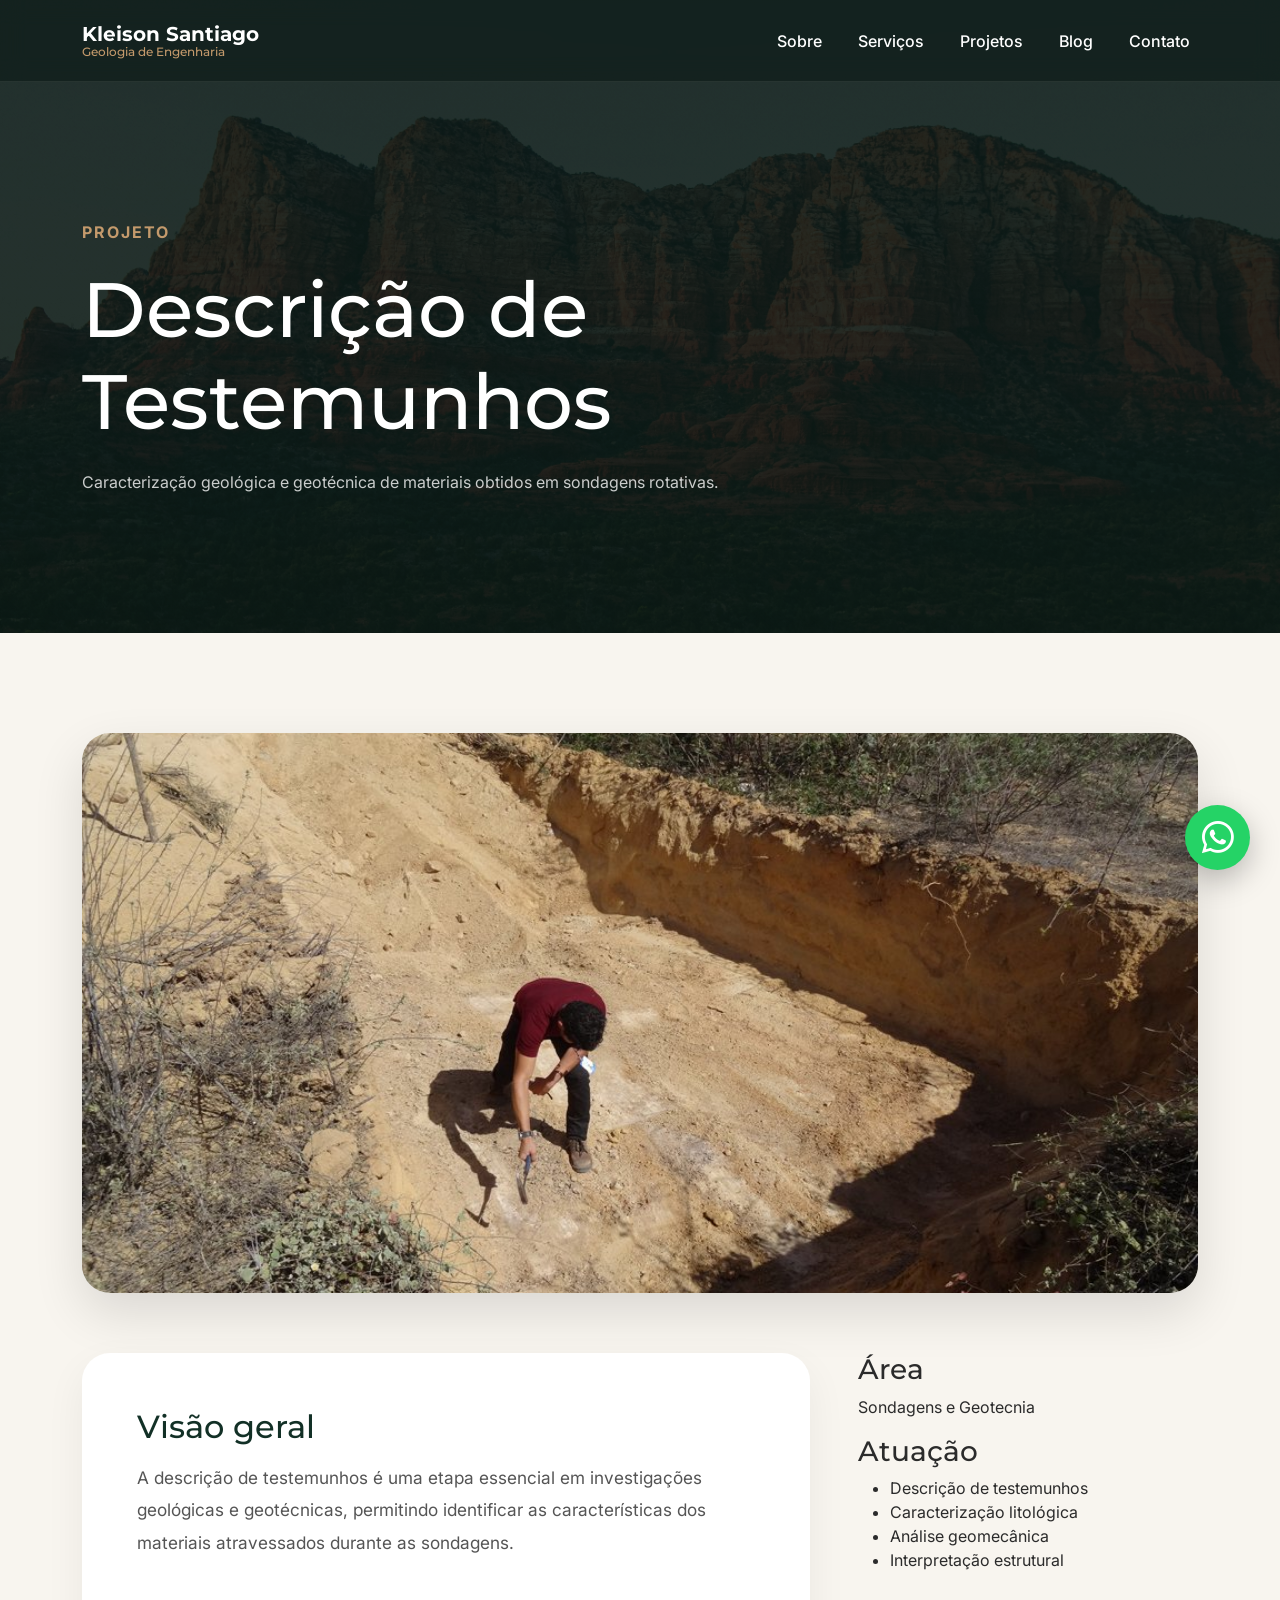
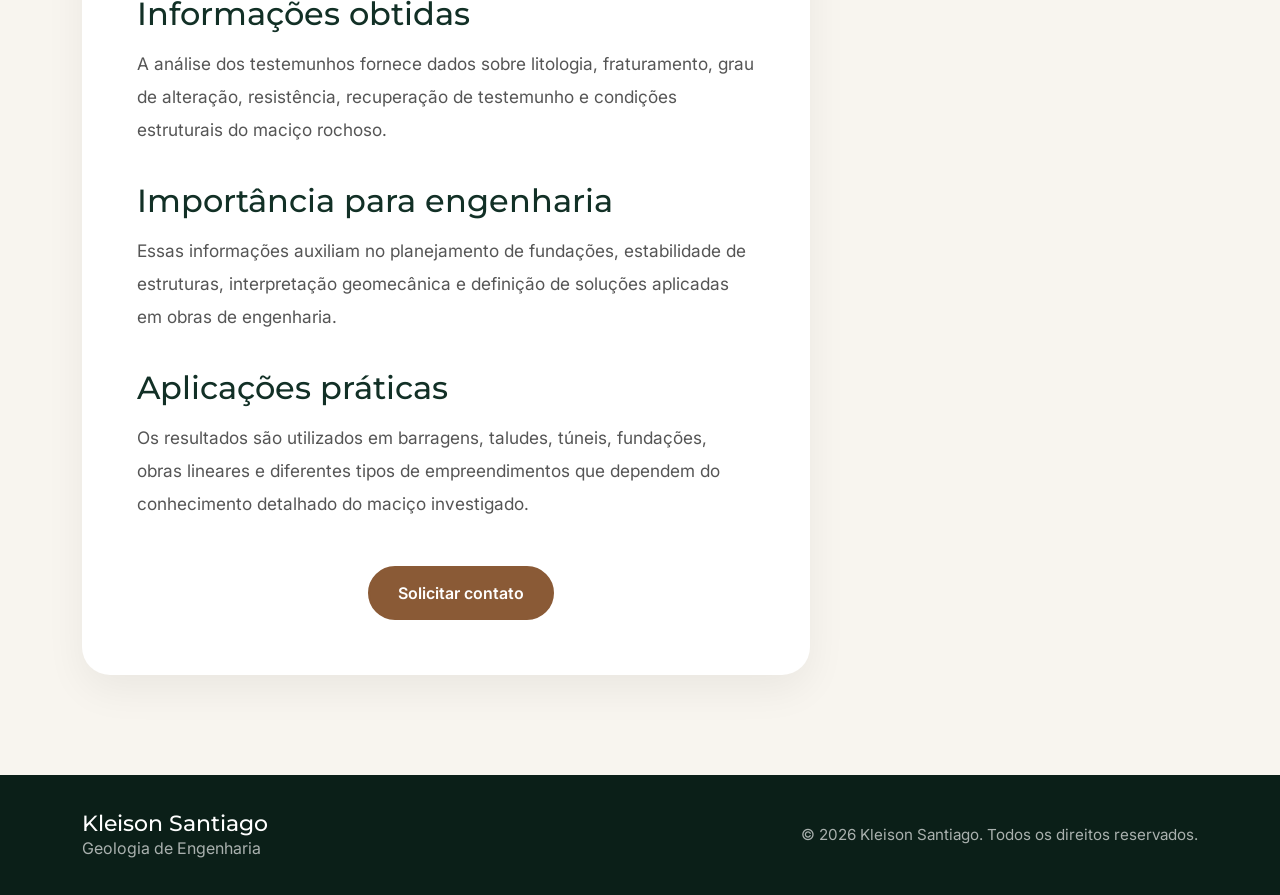
<file: projetos/descricao-testemunhos.html>
<!DOCTYPE html>
<html lang="pt-BR">
<head>
  <meta charset="UTF-8">
  <meta name="viewport" content="width=device-width, initial-scale=1.0">

  <title>Descrição de Testemunhos | Kleison Santiago</title>

  <link href="https://cdn.jsdelivr.net/npm/bootstrap@5.3.3/dist/css/bootstrap.min.css" rel="stylesheet">
  <link href="https://cdn.jsdelivr.net/npm/bootstrap-icons@1.11.3/font/bootstrap-icons.min.css" rel="stylesheet">
  <link href="https://fonts.googleapis.com/css2?family=Montserrat:wght@500;600;700&family=Inter:wght@300;400;500;600&display=swap" rel="stylesheet">

  <link rel="stylesheet" href="../style.css">
</head>

<body>

  <nav class="navbar navbar-expand-lg fixed-top">
    <div class="container">
      <a class="navbar-brand" href="../index.html">
        Kleison Santiago
        <span>Geologia de Engenharia</span>
      </a>

      <button class="navbar-toggler" type="button" data-bs-toggle="collapse" data-bs-target="#menu">
        <span class="navbar-toggler-icon"></span>
      </button>

      <div class="collapse navbar-collapse" id="menu">
        <ul class="navbar-nav ms-auto">
          <li class="nav-item"><a class="nav-link" href="../index.html#sobre">Sobre</a></li>
          <li class="nav-item"><a class="nav-link" href="../index.html#servicos">Serviços</a></li>
          <li class="nav-item"><a class="nav-link" href="../index.html#projetos">Projetos</a></li>
          <li class="nav-item"><a class="nav-link" href="../blog.html">Blog</a></li>
          <li class="nav-item"><a class="nav-link" href="../index.html#contato">Contato</a></li>
        </ul>
      </div>
    </div>
  </nav>

  <section class="project-hero">
    <div class="container">
      <span>Projeto</span>
      <h1>Descrição de Testemunhos</h1>
      <p>Caracterização geológica e geotécnica de materiais obtidos em sondagens rotativas.</p>
    </div>
  </section>

  <main class="project-content">
    <div class="container">

      <img src="../assets/projeto5.jpg" alt="Descrição de Testemunhos" class="project-main-image">

      <div class="row g-5">

        <div class="col-lg-8">
          <article class="project-article">

            <h2>Visão geral</h2>

            <p>
              A descrição de testemunhos é uma etapa essencial em investigações geológicas
              e geotécnicas, permitindo identificar as características dos materiais
              atravessados durante as sondagens.
            </p>

            <h2>Informações obtidas</h2>

            <p>
              A análise dos testemunhos fornece dados sobre litologia, fraturamento,
              grau de alteração, resistência, recuperação de testemunho e condições
              estruturais do maciço rochoso.
            </p>

            <h2>Importância para engenharia</h2>

            <p>
              Essas informações auxiliam no planejamento de fundações, estabilidade de
              estruturas, interpretação geomecânica e definição de soluções aplicadas
              em obras de engenharia.
            </p>

            <h2>Aplicações práticas</h2>

            <p>
              Os resultados são utilizados em barragens, taludes, túneis, fundações,
              obras lineares e diferentes tipos de empreendimentos que dependem do
              conhecimento detalhado do maciço investigado.
            </p>

            <div class="post-buttons">
              <a href="../index.html#projetos" class="btn btn-outline-custom">Voltar aos Projetos</a>
              <a href="https://wa.me/5585986458733" target="_blank" class="btn btn-primary-custom">Solicitar contato</a>
            </div>

          </article>
        </div>

        <div class="col-lg-4">
          <aside class="project-sidebar">

            <div class="sidebar-card">
              <h3>Área</h3>
              <p>Sondagens e Geotecnia</p>
            </div>

            <div class="sidebar-card">
              <h3>Atuação</h3>

              <ul>
                <li>Descrição de testemunhos</li>
                <li>Caracterização litológica</li>
                <li>Análise geomecânica</li>
                <li>Interpretação estrutural</li>
              </ul>

            </div>

          </aside>
        </div>

      </div>

    </div>
  </main>

  <footer class="footer">
    <div class="container">
      <div class="row align-items-center g-4">
        <div class="col-md-6">
          <h3>Kleison Santiago</h3>
          <p>Geologia de Engenharia</p>
        </div>

        <div class="col-md-6 text-md-end">
          <p class="footer-copy">© 2026 Kleison Santiago. Todos os direitos reservados.</p>
        </div>
      </div>
    </div>
  </footer>

  <a href="https://wa.me/5585986458733" class="whatsapp-float" target="_blank">
    <i class="bi bi-whatsapp"></i>
  </a>

  <a href="#" class="back-to-top">
    <i class="bi bi-arrow-up"></i>
  </a>

  <script src="https://cdn.jsdelivr.net/npm/bootstrap@5.3.3/dist/js/bootstrap.bundle.min.js"></script>
  <script src="../script.js"></script>

</body>
</html>
</file>
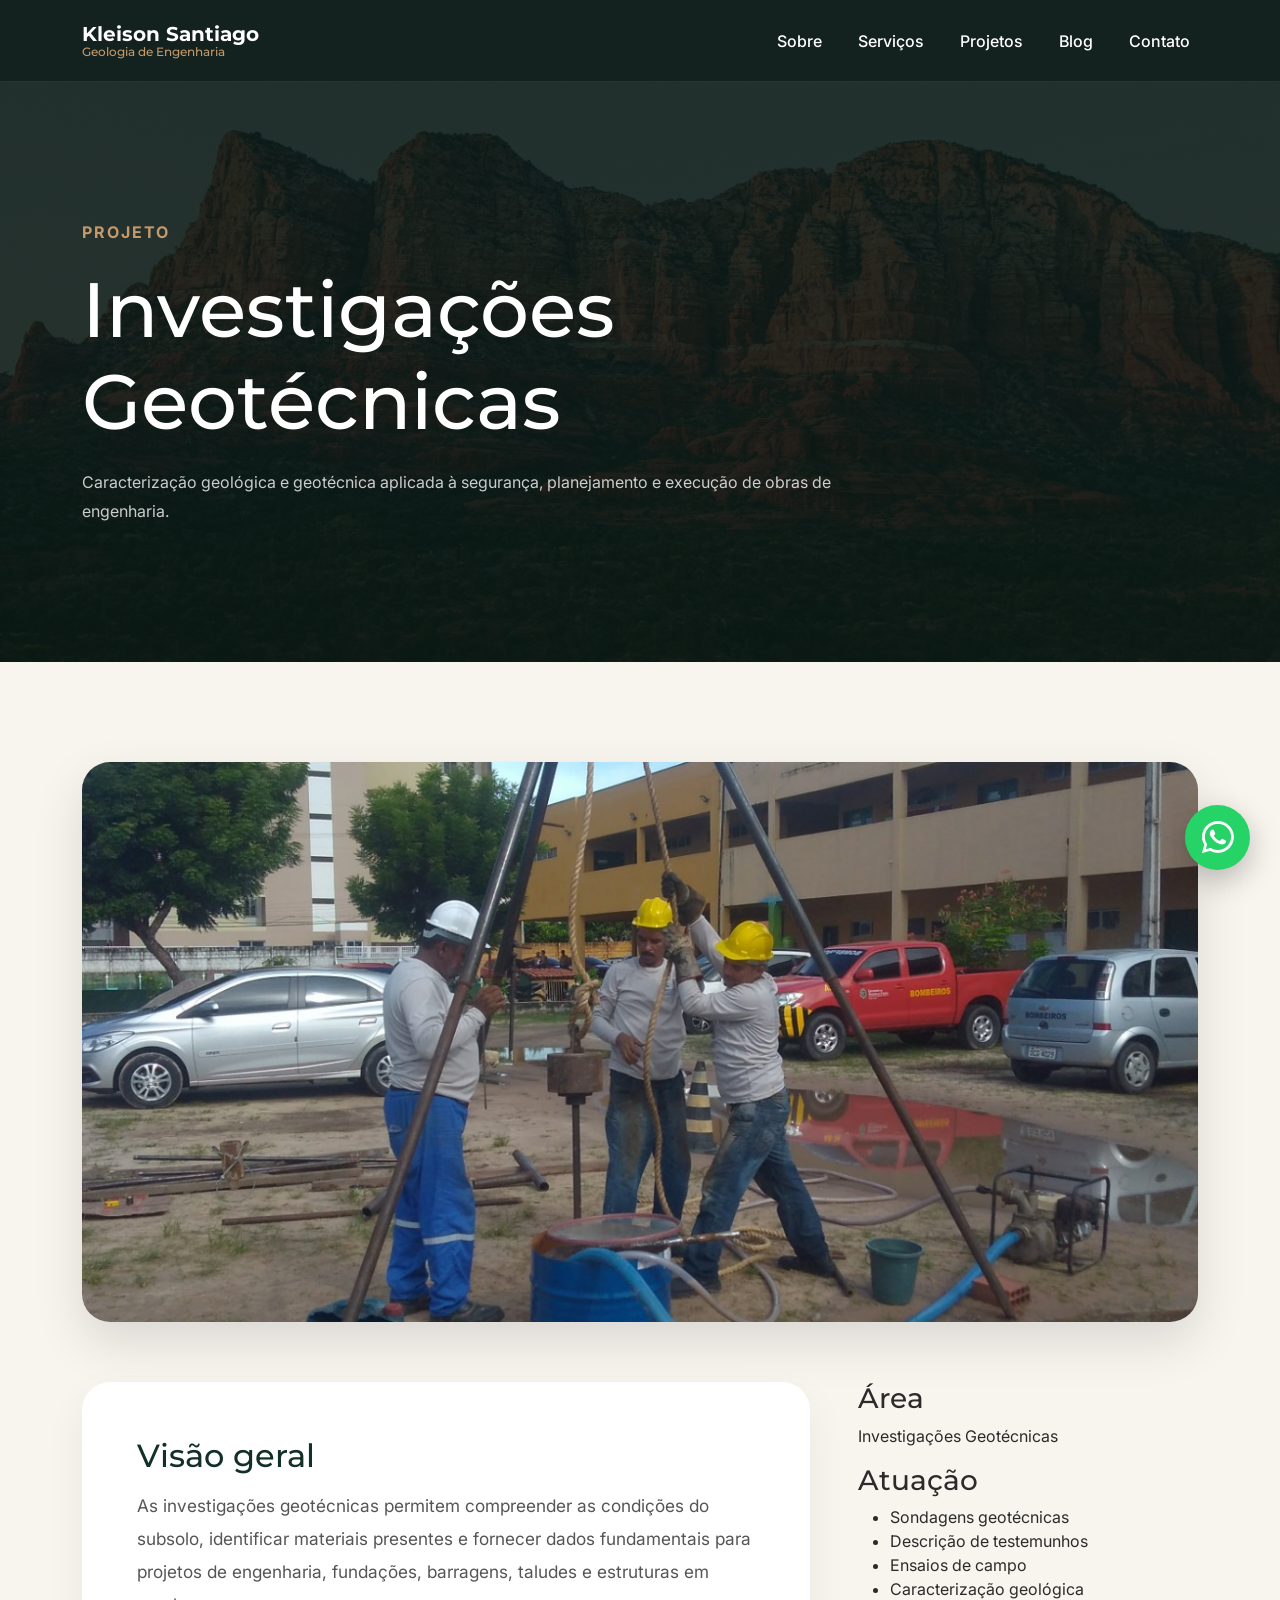
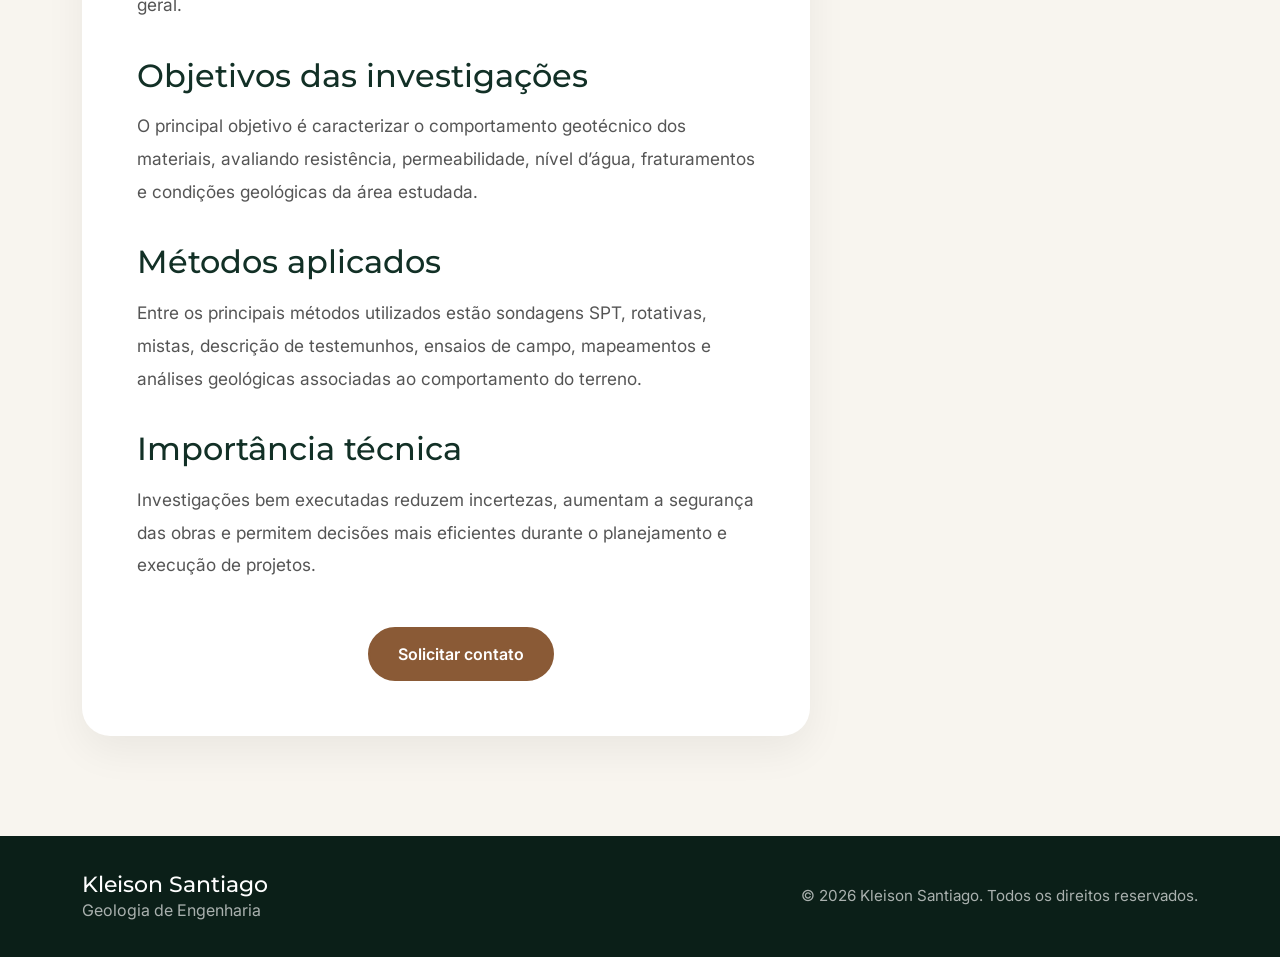
<file: projetos/investigacoes-geotecnicas.html>
<!DOCTYPE html>
<html lang="pt-BR">
<head>
  <meta charset="UTF-8">
  <meta name="viewport" content="width=device-width, initial-scale=1.0">

  <title>Investigações Geotécnicas | Kleison Santiago</title>

  <link href="https://cdn.jsdelivr.net/npm/bootstrap@5.3.3/dist/css/bootstrap.min.css" rel="stylesheet">
  <link href="https://cdn.jsdelivr.net/npm/bootstrap-icons@1.11.3/font/bootstrap-icons.min.css" rel="stylesheet">
  <link href="https://fonts.googleapis.com/css2?family=Montserrat:wght@500;600;700&family=Inter:wght@300;400;500;600&display=swap" rel="stylesheet">

  <link rel="stylesheet" href="../style.css">
</head>

<body>

  <nav class="navbar navbar-expand-lg fixed-top">
    <div class="container">
      <a class="navbar-brand" href="../index.html">
        Kleison Santiago
        <span>Geologia de Engenharia</span>
      </a>

      <button class="navbar-toggler" type="button" data-bs-toggle="collapse" data-bs-target="#menu">
        <span class="navbar-toggler-icon"></span>
      </button>

      <div class="collapse navbar-collapse" id="menu">
        <ul class="navbar-nav ms-auto">
          <li class="nav-item"><a class="nav-link" href="../index.html#sobre">Sobre</a></li>
          <li class="nav-item"><a class="nav-link" href="../index.html#servicos">Serviços</a></li>
          <li class="nav-item"><a class="nav-link" href="../index.html#projetos">Projetos</a></li>
          <li class="nav-item"><a class="nav-link" href="../blog.html">Blog</a></li>
          <li class="nav-item"><a class="nav-link" href="../index.html#contato">Contato</a></li>
        </ul>
      </div>
    </div>
  </nav>

  <section class="project-hero">
    <div class="container">
      <span>Projeto</span>
      <h1>Investigações Geotécnicas</h1>
      <p>Caracterização geológica e geotécnica aplicada à segurança, planejamento e execução de obras de engenharia.</p>
    </div>
  </section>

  <main class="project-content">
    <div class="container">

      <img src="../assets/projeto3.jpg" alt="Investigações Geotécnicas" class="project-main-image">

      <div class="row g-5">

        <div class="col-lg-8">
          <article class="project-article">

            <h2>Visão geral</h2>

            <p>
              As investigações geotécnicas permitem compreender as condições do subsolo,
              identificar materiais presentes e fornecer dados fundamentais para projetos
              de engenharia, fundações, barragens, taludes e estruturas em geral.
            </p>

            <h2>Objetivos das investigações</h2>

            <p>
              O principal objetivo é caracterizar o comportamento geotécnico dos materiais,
              avaliando resistência, permeabilidade, nível d’água, fraturamentos e condições
              geológicas da área estudada.
            </p>

            <h2>Métodos aplicados</h2>

            <p>
              Entre os principais métodos utilizados estão sondagens SPT, rotativas, mistas,
              descrição de testemunhos, ensaios de campo, mapeamentos e análises geológicas
              associadas ao comportamento do terreno.
            </p>

            <h2>Importância técnica</h2>

            <p>
              Investigações bem executadas reduzem incertezas, aumentam a segurança das obras
              e permitem decisões mais eficientes durante o planejamento e execução de projetos.
            </p>

            <div class="post-buttons">
              <a href="../index.html#projetos" class="btn btn-outline-custom">Voltar aos Projetos</a>
              <a href="https://wa.me/5585986458733" target="_blank" class="btn btn-primary-custom">Solicitar contato</a>
            </div>

          </article>
        </div>

        <div class="col-lg-4">
          <aside class="project-sidebar">

            <div class="sidebar-card">
              <h3>Área</h3>
              <p>Investigações Geotécnicas</p>
            </div>

            <div class="sidebar-card">
              <h3>Atuação</h3>

              <ul>
                <li>Sondagens geotécnicas</li>
                <li>Descrição de testemunhos</li>
                <li>Ensaios de campo</li>
                <li>Caracterização geológica</li>
              </ul>

            </div>

          </aside>
        </div>

      </div>

    </div>
  </main>

  <footer class="footer">
    <div class="container">
      <div class="row align-items-center g-4">
        <div class="col-md-6">
          <h3>Kleison Santiago</h3>
          <p>Geologia de Engenharia</p>
        </div>

        <div class="col-md-6 text-md-end">
          <p class="footer-copy">© 2026 Kleison Santiago. Todos os direitos reservados.</p>
        </div>
      </div>
    </div>
  </footer>

  <a href="https://wa.me/5585986458733" class="whatsapp-float" target="_blank">
    <i class="bi bi-whatsapp"></i>
  </a>

  <a href="#" class="back-to-top">
    <i class="bi bi-arrow-up"></i>
  </a>

  <script src="https://cdn.jsdelivr.net/npm/bootstrap@5.3.3/dist/js/bootstrap.bundle.min.js"></script>
  <script src="../script.js"></script>

</body>
</html>
</file>
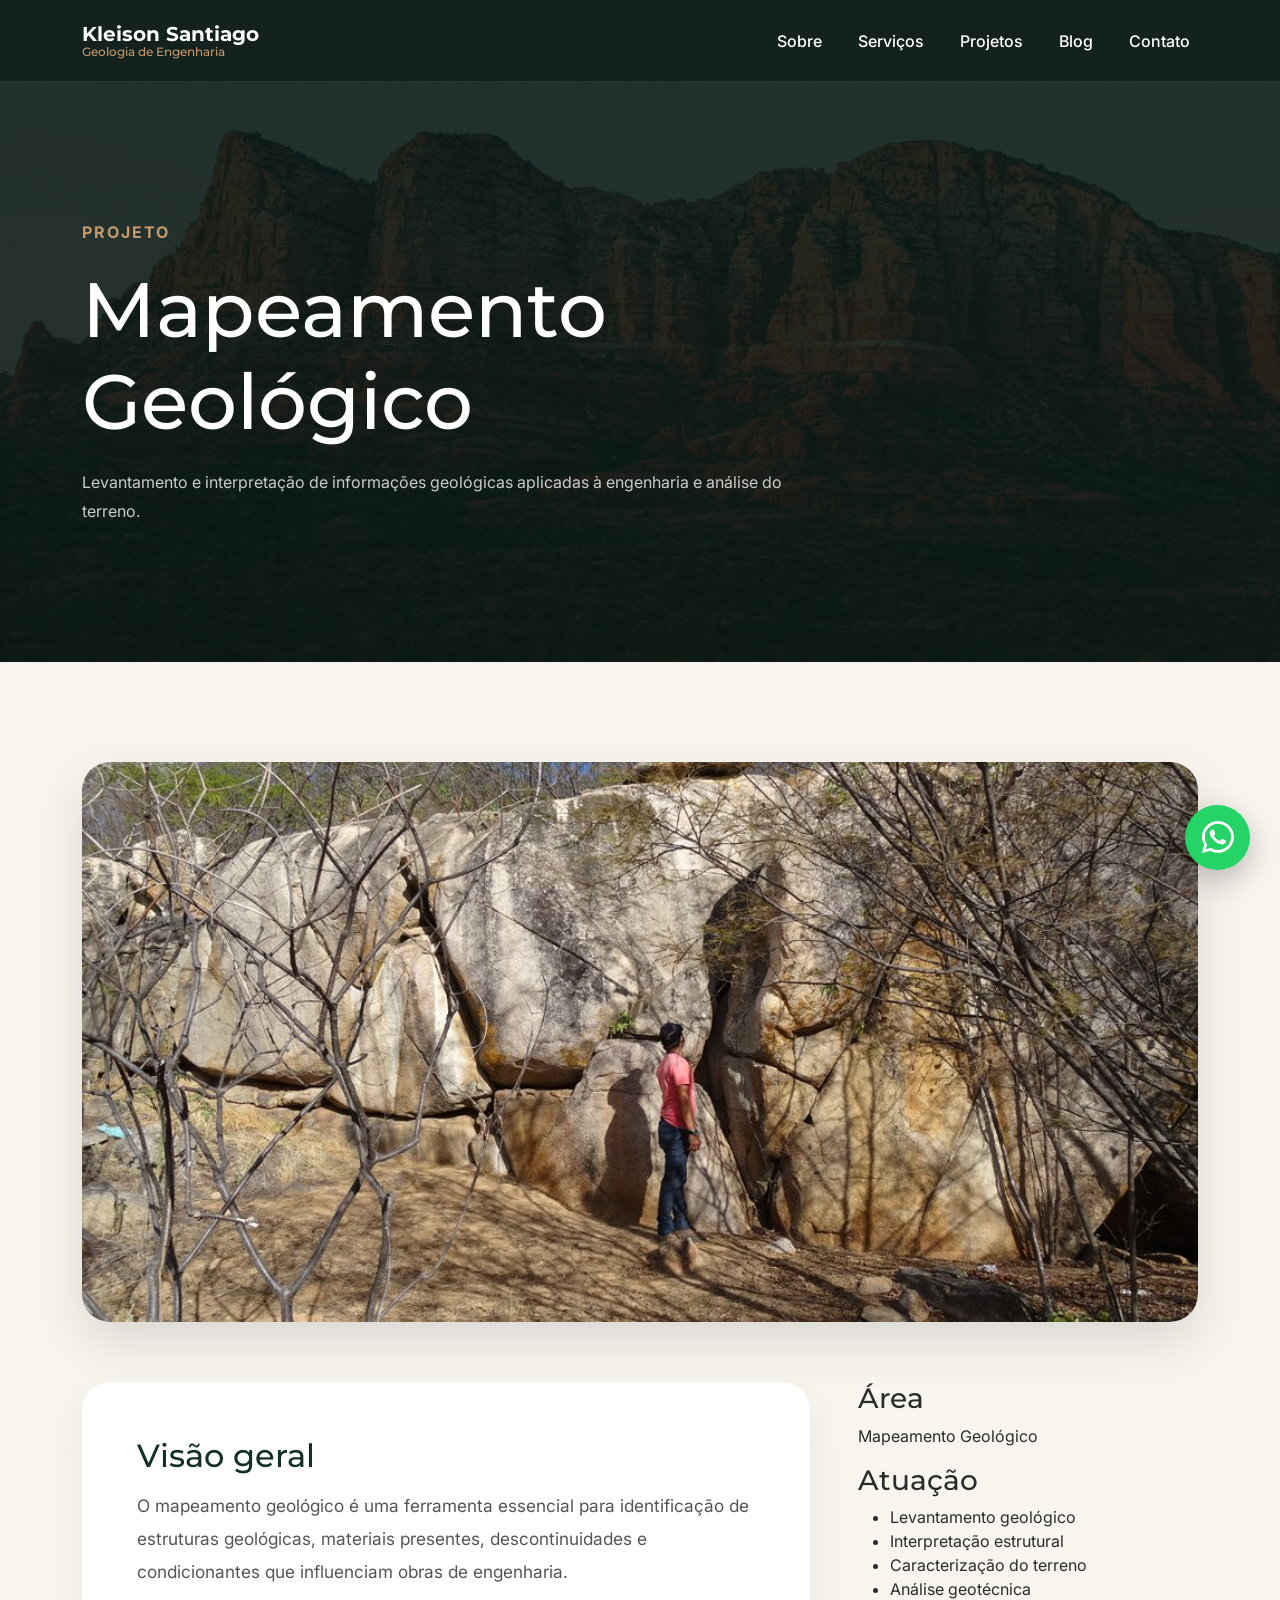
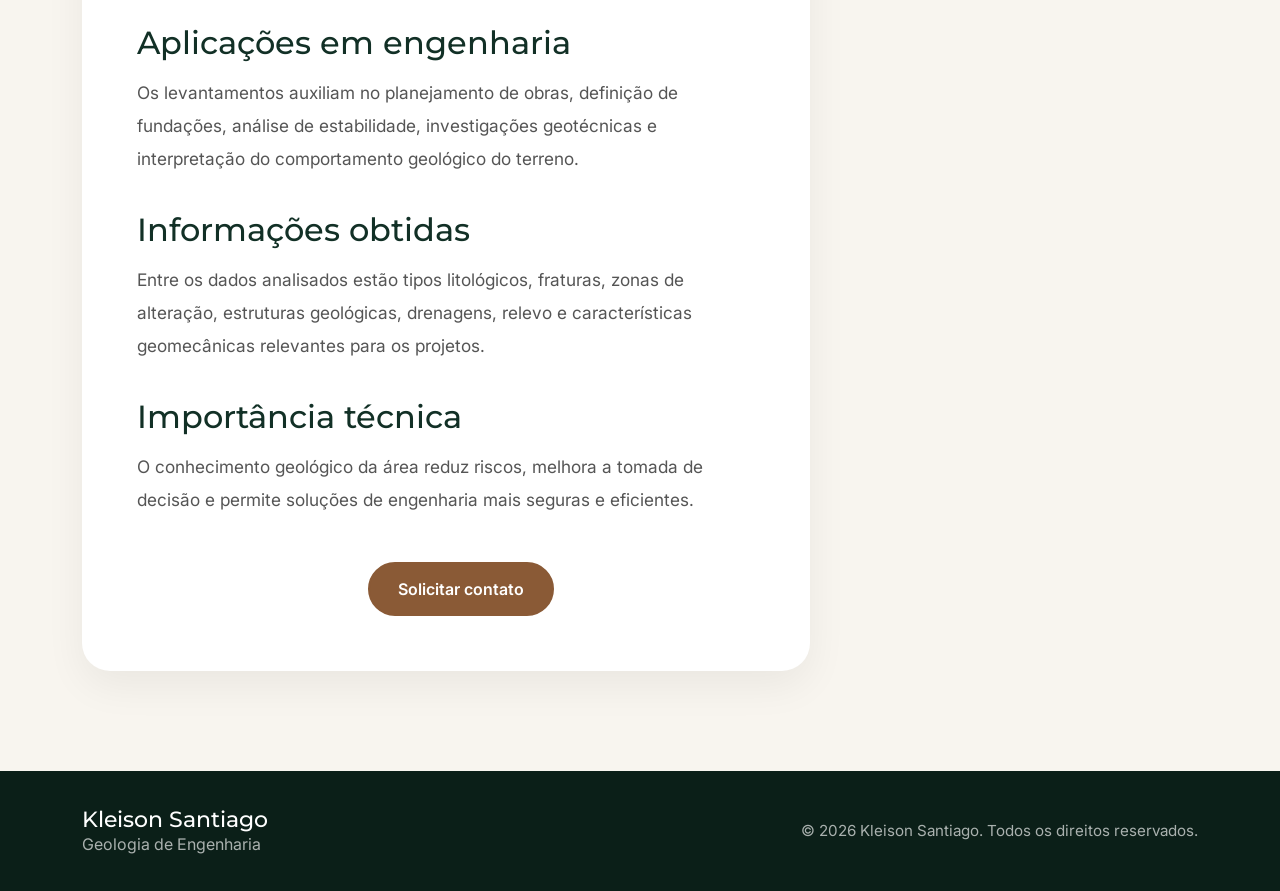
<file: projetos/mapeamento-geologico.html>
<!DOCTYPE html>
<html lang="pt-BR">
<head>
  <meta charset="UTF-8">
  <meta name="viewport" content="width=device-width, initial-scale=1.0">

  <title>Mapeamento Geológico | Kleison Santiago</title>

  <link href="https://cdn.jsdelivr.net/npm/bootstrap@5.3.3/dist/css/bootstrap.min.css" rel="stylesheet">
  <link href="https://cdn.jsdelivr.net/npm/bootstrap-icons@1.11.3/font/bootstrap-icons.min.css" rel="stylesheet">
  <link href="https://fonts.googleapis.com/css2?family=Montserrat:wght@500;600;700&family=Inter:wght@300;400;500;600&display=swap" rel="stylesheet">

  <link rel="stylesheet" href="../style.css">
</head>

<body>

  <nav class="navbar navbar-expand-lg fixed-top">
    <div class="container">
      <a class="navbar-brand" href="../index.html">
        Kleison Santiago
        <span>Geologia de Engenharia</span>
      </a>

      <button class="navbar-toggler" type="button" data-bs-toggle="collapse" data-bs-target="#menu">
        <span class="navbar-toggler-icon"></span>
      </button>

      <div class="collapse navbar-collapse" id="menu">
        <ul class="navbar-nav ms-auto">
          <li class="nav-item"><a class="nav-link" href="../index.html#sobre">Sobre</a></li>
          <li class="nav-item"><a class="nav-link" href="../index.html#servicos">Serviços</a></li>
          <li class="nav-item"><a class="nav-link" href="../index.html#projetos">Projetos</a></li>
          <li class="nav-item"><a class="nav-link" href="../blog.html">Blog</a></li>
          <li class="nav-item"><a class="nav-link" href="../index.html#contato">Contato</a></li>
        </ul>
      </div>
    </div>
  </nav>

  <section class="project-hero">
    <div class="container">
      <span>Projeto</span>
      <h1>Mapeamento Geológico</h1>
      <p>Levantamento e interpretação de informações geológicas aplicadas à engenharia e análise do terreno.</p>
    </div>
  </section>

  <main class="project-content">
    <div class="container">

      <img src="../assets/projeto4.jpg" alt="Mapeamento Geológico" class="project-main-image">

      <div class="row g-5">

        <div class="col-lg-8">
          <article class="project-article">

            <h2>Visão geral</h2>

            <p>
              O mapeamento geológico é uma ferramenta essencial para identificação de
              estruturas geológicas, materiais presentes, descontinuidades e condicionantes
              que influenciam obras de engenharia.
            </p>

            <h2>Aplicações em engenharia</h2>

            <p>
              Os levantamentos auxiliam no planejamento de obras, definição de fundações,
              análise de estabilidade, investigações geotécnicas e interpretação do
              comportamento geológico do terreno.
            </p>

            <h2>Informações obtidas</h2>

            <p>
              Entre os dados analisados estão tipos litológicos, fraturas, zonas de alteração,
              estruturas geológicas, drenagens, relevo e características geomecânicas
              relevantes para os projetos.
            </p>

            <h2>Importância técnica</h2>

            <p>
              O conhecimento geológico da área reduz riscos, melhora a tomada de decisão
              e permite soluções de engenharia mais seguras e eficientes.
            </p>

            <div class="post-buttons">
              <a href="../index.html#projetos" class="btn btn-outline-custom">Voltar aos Projetos</a>
              <a href="https://wa.me/5585986458733" target="_blank" class="btn btn-primary-custom">Solicitar contato</a>
            </div>

          </article>
        </div>

        <div class="col-lg-4">
          <aside class="project-sidebar">

            <div class="sidebar-card">
              <h3>Área</h3>
              <p>Mapeamento Geológico</p>
            </div>

            <div class="sidebar-card">
              <h3>Atuação</h3>

              <ul>
                <li>Levantamento geológico</li>
                <li>Interpretação estrutural</li>
                <li>Caracterização do terreno</li>
                <li>Análise geotécnica</li>
              </ul>

            </div>

          </aside>
        </div>

      </div>

    </div>
  </main>

  <footer class="footer">
    <div class="container">
      <div class="row align-items-center g-4">
        <div class="col-md-6">
          <h3>Kleison Santiago</h3>
          <p>Geologia de Engenharia</p>
        </div>

        <div class="col-md-6 text-md-end">
          <p class="footer-copy">© 2026 Kleison Santiago. Todos os direitos reservados.</p>
        </div>
      </div>
    </div>
  </footer>

  <a href="https://wa.me/5585986458733" class="whatsapp-float" target="_blank">
    <i class="bi bi-whatsapp"></i>
  </a>

  <a href="#" class="back-to-top">
    <i class="bi bi-arrow-up"></i>
  </a>

  <script src="https://cdn.jsdelivr.net/npm/bootstrap@5.3.3/dist/js/bootstrap.bundle.min.js"></script>
  <script src="../script.js"></script>

</body>
</html>
</file>
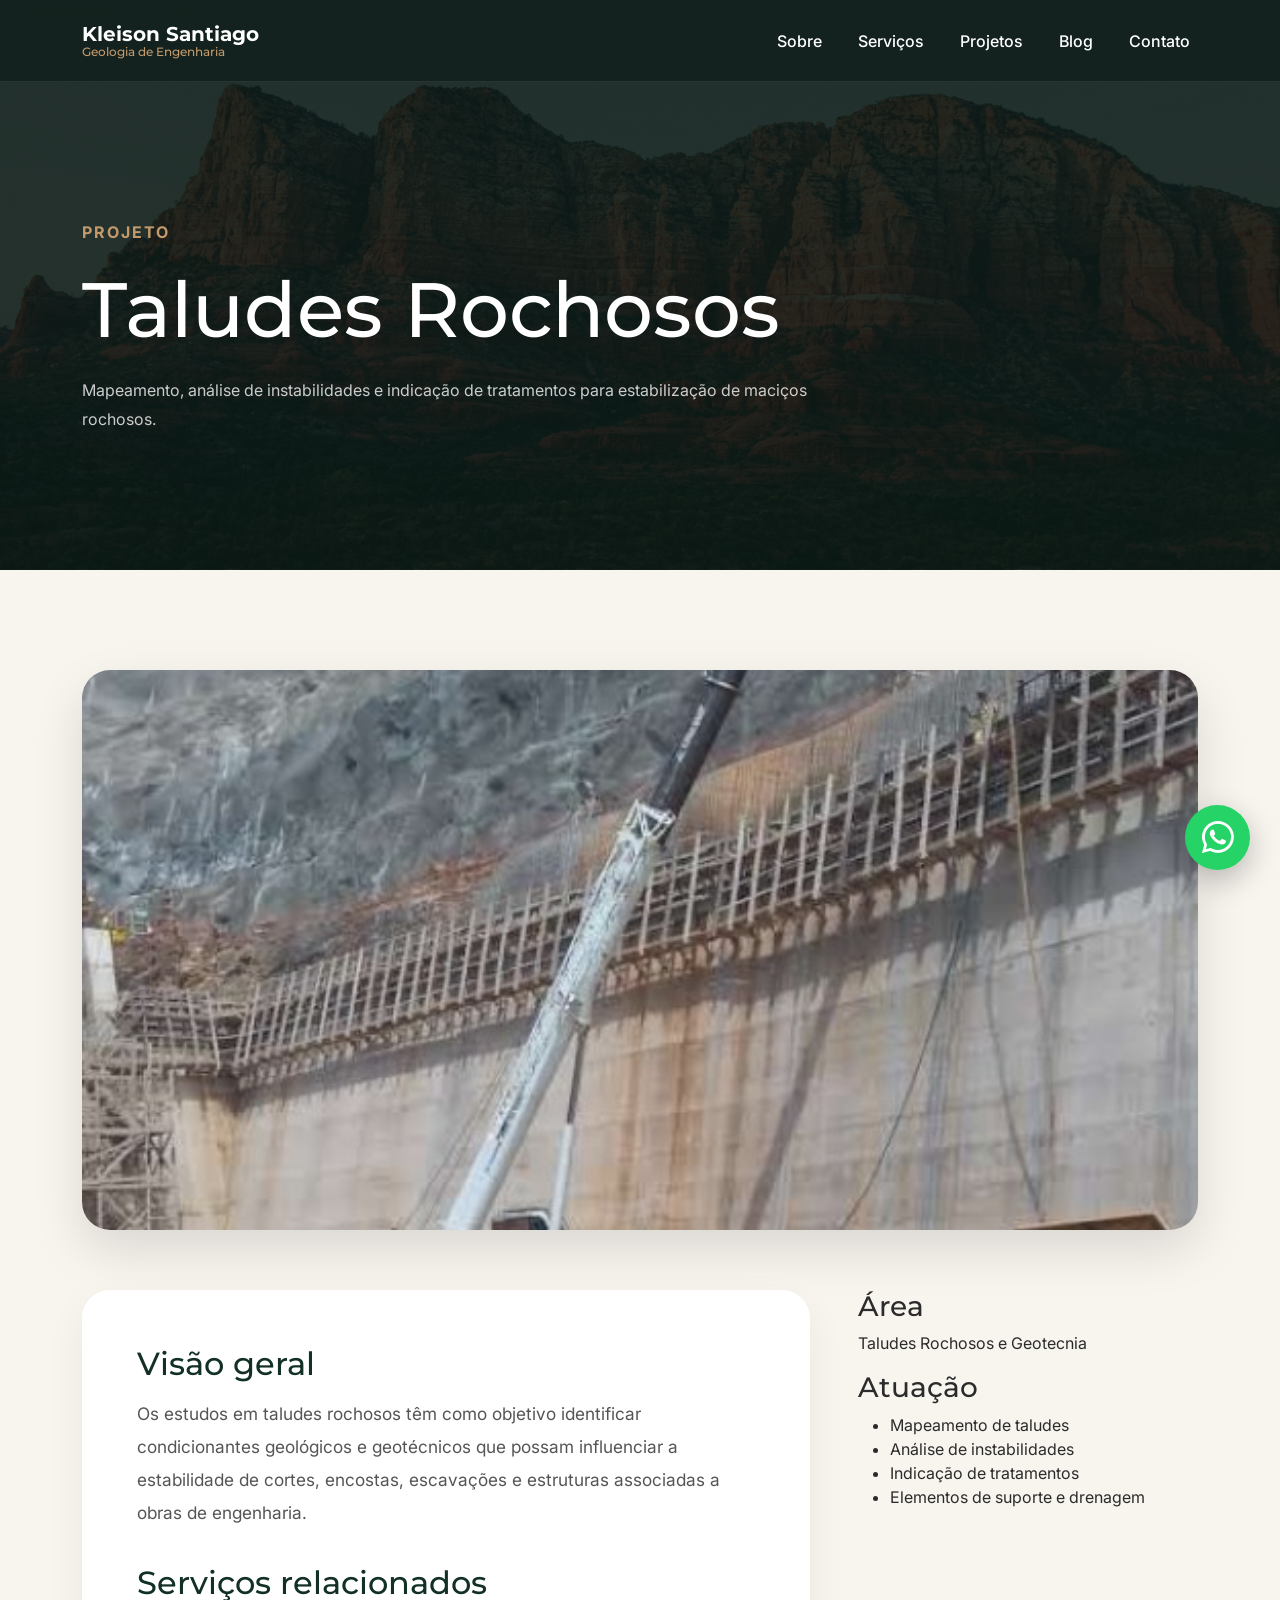
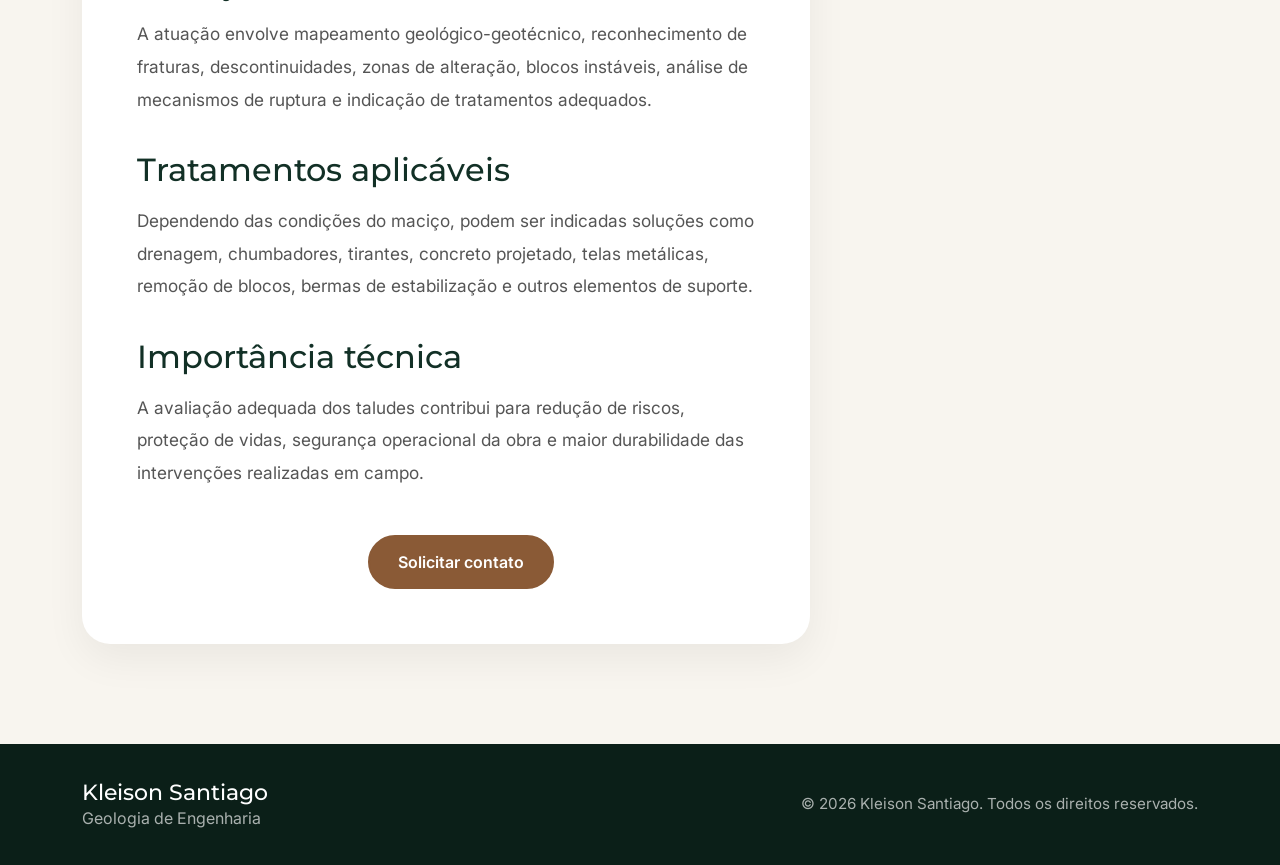
<file: projetos/taludes-rochosos.html>
<!DOCTYPE html>
<html lang="pt-BR">
<head>
  <meta charset="UTF-8">
  <meta name="viewport" content="width=device-width, initial-scale=1.0">

  <title>Taludes Rochosos | Kleison Santiago</title>

  <link href="https://cdn.jsdelivr.net/npm/bootstrap@5.3.3/dist/css/bootstrap.min.css" rel="stylesheet">
  <link href="https://cdn.jsdelivr.net/npm/bootstrap-icons@1.11.3/font/bootstrap-icons.min.css" rel="stylesheet">
  <link href="https://fonts.googleapis.com/css2?family=Montserrat:wght@500;600;700&family=Inter:wght@300;400;500;600&display=swap" rel="stylesheet">

  <link rel="stylesheet" href="../style.css">
</head>

<body>

  <nav class="navbar navbar-expand-lg fixed-top">
    <div class="container">
      <a class="navbar-brand" href="../index.html">
        Kleison Santiago
        <span>Geologia de Engenharia</span>
      </a>

      <button class="navbar-toggler" type="button" data-bs-toggle="collapse" data-bs-target="#menu">
        <span class="navbar-toggler-icon"></span>
      </button>

      <div class="collapse navbar-collapse" id="menu">
        <ul class="navbar-nav ms-auto">
          <li class="nav-item"><a class="nav-link" href="../index.html#sobre">Sobre</a></li>
          <li class="nav-item"><a class="nav-link" href="../index.html#servicos">Serviços</a></li>
          <li class="nav-item"><a class="nav-link" href="../index.html#projetos">Projetos</a></li>
          <li class="nav-item"><a class="nav-link" href="../blog.html">Blog</a></li>
          <li class="nav-item"><a class="nav-link" href="../index.html#contato">Contato</a></li>
        </ul>
      </div>
    </div>
  </nav>

  <section class="project-hero">
    <div class="container">
      <span>Projeto</span>
      <h1>Taludes Rochosos</h1>
      <p>Mapeamento, análise de instabilidades e indicação de tratamentos para estabilização de maciços rochosos.</p>
    </div>
  </section>

  <main class="project-content">
    <div class="container">

      <img src="../assets/projeto2.jpg" alt="Projeto de taludes rochosos" class="project-main-image">

      <div class="row g-5">

        <div class="col-lg-8">
          <article class="project-article">
            <h2>Visão geral</h2>

            <p>
              Os estudos em taludes rochosos têm como objetivo identificar condicionantes
              geológicos e geotécnicos que possam influenciar a estabilidade de cortes,
              encostas, escavações e estruturas associadas a obras de engenharia.
            </p>

            <h2>Serviços relacionados</h2>

            <p>
              A atuação envolve mapeamento geológico-geotécnico, reconhecimento de fraturas,
              descontinuidades, zonas de alteração, blocos instáveis, análise de mecanismos
              de ruptura e indicação de tratamentos adequados.
            </p>

            <h2>Tratamentos aplicáveis</h2>

            <p>
              Dependendo das condições do maciço, podem ser indicadas soluções como drenagem,
              chumbadores, tirantes, concreto projetado, telas metálicas, remoção de blocos,
              bermas de estabilização e outros elementos de suporte.
            </p>

            <h2>Importância técnica</h2>

            <p>
              A avaliação adequada dos taludes contribui para redução de riscos, proteção de
              vidas, segurança operacional da obra e maior durabilidade das intervenções
              realizadas em campo.
            </p>

            <div class="post-buttons">
              <a href="../index.html#projetos" class="btn btn-outline-custom">Voltar aos Projetos</a>
              <a href="https://wa.me/5585986458733" target="_blank" class="btn btn-primary-custom">Solicitar contato</a>
            </div>
          </article>
        </div>

        <div class="col-lg-4">
          <aside class="project-sidebar">
            <div class="sidebar-card">
              <h3>Área</h3>
              <p>Taludes Rochosos e Geotecnia</p>
            </div>

            <div class="sidebar-card">
              <h3>Atuação</h3>
              <ul>
                <li>Mapeamento de taludes</li>
                <li>Análise de instabilidades</li>
                <li>Indicação de tratamentos</li>
                <li>Elementos de suporte e drenagem</li>
              </ul>
            </div>
          </aside>
        </div>

      </div>
    </div>
  </main>

  <footer class="footer">
    <div class="container">
      <div class="row align-items-center g-4">
        <div class="col-md-6">
          <h3>Kleison Santiago</h3>
          <p>Geologia de Engenharia</p>
        </div>

        <div class="col-md-6 text-md-end">
          <p class="footer-copy">© 2026 Kleison Santiago. Todos os direitos reservados.</p>
        </div>
      </div>
    </div>
  </footer>

  <a href="https://wa.me/5585986458733" class="whatsapp-float" target="_blank">
    <i class="bi bi-whatsapp"></i>
  </a>

  <a href="#" class="back-to-top">
    <i class="bi bi-arrow-up"></i>
  </a>

  <script src="https://cdn.jsdelivr.net/npm/bootstrap@5.3.3/dist/js/bootstrap.bundle.min.js"></script>
  <script src="../script.js"></script>

</body>
</html>
</file>
<file: style.css>
:root {
  --verde: #1f4d3a;
  --verde-escuro: #123026;
  --marrom: #8a5a36;
  --marrom-claro: #c49a6c;
  --bege: #f4efe7;
  --branco: #ffffff;
  --grafite: #2b2b2b;
}

html{
    scroll-behavior:smooth;
}

* {
  margin: 0;
  padding: 0;
  box-sizing: border-box;
}

body {
  font-family: 'Inter', sans-serif;
  color: var(--grafite);
  background-color: var(--bege);
}

h1, h2, h3, h4, h5, h6,
.navbar-brand {
  font-family: 'Montserrat', sans-serif;
}

/* NAVBAR */
.navbar{
    background: rgba(10, 25, 20, 0.55);
    backdrop-filter: blur(12px);
    -webkit-backdrop-filter: blur(12px);

    border-bottom: 1px solid rgba(255,255,255,0.08);

    padding: 18px 0;

    transition: 0.4s;
}

.navbar-brand {
  color: var(--branco);
  font-weight: 700;
  line-height: 1.1;
}

.navbar-brand span {
  display: block;
  font-size: 0.75rem;
  font-weight: 500;
  color: var(--marrom-claro);
}

.navbar-brand:hover {
  color: var(--branco);
}

.nav-link {
  color: var(--branco);
  font-weight: 500;
  margin-left: 20px;
}

.nav-link:hover {
  color: var(--marrom-claro);
}

/* HERO */
.hero {
  min-height: 100vh;
  background:
    linear-gradient(
rgba(7, 22, 17, 0.72),
rgba(7, 22, 17, 0.82)),
    url("assets/hero-geologia.jpg");
  background-size: cover;
  background-position: center;
  background-attachment: fixed;

  color: var(--branco);
}

.hero-label {
  color: var(--marrom-claro);
  font-weight: 600;
  margin-bottom: 18px;
}

.hero h1 {
  font-size: clamp(2.8rem, 7vw, 5.8rem);
  font-weight: 700;
  margin-bottom: 10px;
}

.hero h2 {
  font-size: clamp(1.4rem, 3vw, 2.3rem);
  font-weight: 500;
  color: var(--bege);
  margin-bottom: 25px;
}

.hero-text {
  max-width: 650px;
  font-size: 1.15rem;
  line-height: 1.8;
  margin-bottom: 35px;
  color: #f1f1f1;
}

.btn-primary-custom {
  background-color: var(--marrom);
  color: var(--branco);
  padding: 13px 28px;
  border-radius: 50px;
  font-weight: 600;
  border: 2px solid var(--marrom);
}

.btn-primary-custom:hover {
  background-color: var(--marrom-claro);
  border-color: var(--marrom-claro);
  color: var(--verde-escuro);
}

.btn-outline-custom {
  color: var(--branco);
  border: 2px solid var(--branco);
  padding: 13px 28px;
  border-radius: 50px;
  font-weight: 600;
  margin-left: 10px;
}

.btn-outline-custom:hover {
  background-color: var(--branco);
  color: var(--verde-escuro);
}

/* MOBILE */
@media (max-width: 768px) {
  .hero {
    text-align: center;
    padding-top: 90px;
  }

  .btn-outline-custom {
    margin-left: 0;
    margin-top: 12px;
  }

  .hero-buttons .btn {
    display: block;
    width: 100%;
  }
}

/* SOBRE */

.sobre-section{
    padding:120px 0;
    background: #f8f5ef;
}

.sobre-image img{
    width:100%;
    border-radius:24px;

    box-shadow:
    0 20px 50px rgba(0,0,0,0.15);
}

.section-mini-title{
    color:var(--marrom);
    font-weight:700;
    letter-spacing:3px;
    margin-bottom:20px;
}

.section-title{
    font-size: clamp(2rem,4vw,3.2rem);
    margin-bottom:25px;
    color:var(--verde-escuro);
    line-height:1.2;
}

.sobre-text{
    font-size:1.05rem;
    line-height:1.9;
    color:#555;

    margin-bottom:20px;
}

.sobre-info{
    display:flex;
    gap:20px;
    margin-top:35px;
    flex-wrap:wrap;
}

.info-card{
    background:white;

    padding:25px;

    border-radius:18px;

    flex:1;

    min-width:220px;

    box-shadow:
    0 10px 30px rgba(0,0,0,0.06);
}

.info-card h3{
    color:var(--verde);
    font-size:2rem;
    margin-bottom:10px;
}

.info-card p{
    margin:0;
    color:#666;
}

/* SERVIÇOS */

.servicos-section{
    padding:120px 0;
    background:var(--verde-escuro);
}

.servicos-section .section-title{
    color:var(--branco);
}

.section-subtitle{
    max-width:720px;
    margin:0 auto;
    color:rgba(255,255,255,0.72);
    font-size:1.05rem;
    line-height:1.8;
}

.service-card{
    height:100%;
    padding:35px;
    border-radius:24px;
    background:rgba(255,255,255,0.06);
    border:1px solid rgba(255,255,255,0.12);
    color:var(--branco);
    transition:0.35s;
}

.service-card:hover{
    transform:translateY(-10px);
    background:rgba(255,255,255,0.10);
    border-color:var(--marrom-claro);
}

.service-card span{
    display:inline-block;
    color:var(--marrom-claro);
    font-weight:700;
    margin-bottom:20px;
    letter-spacing:2px;
}

.service-card h3{
    font-size:1.35rem;
    margin-bottom:15px;
}

.service-card p{
    color:rgba(255,255,255,0.72);
    line-height:1.8;
    margin:0;
}


/* NÚMEROS */

.numeros-section{
    padding:100px 0;
    background:var(--bege);
}

.numero-card{
    background:white;

    padding:40px 25px;

    border-radius:22px;

    text-align:center;

    box-shadow:
    0 15px 40px rgba(0,0,0,0.06);

    transition:0.35s;
}

.numero-card:hover{
    transform:translateY(-10px);
}

.numero-card h2{
    color:var(--verde);
    font-size:2.5rem;
    margin-bottom:15px;
}

.numero-card p{
    color:#666;
    margin:0;
    line-height:1.6;
}


/* PROJETOS */

.projetos-section{
    padding:120px 0;
    background:white;
}

.projeto-card{
    position:relative;
    overflow:hidden;

    border-radius:24px;

    height:420px;
}

.projeto-card img{
    width:100%;
    height:100%;
    object-fit:cover;

    transition:0.5s;
}

.projeto-overlay{
    position:absolute;

    inset:0;

    background:
    linear-gradient(
    to top,
    rgba(0,0,0,0.85),
    rgba(0,0,0,0.15)
    );

    display:flex;

    flex-direction:column;

    justify-content:flex-end;

    padding:30px;

    color:white;
}

.projeto-overlay h3{
    font-size:1.6rem;
    margin-bottom:10px;
}

.projeto-overlay p{
    margin:0;
    color:rgba(255,255,255,0.8);
}

.projeto-card:hover img{
    transform:scale(1.08);
}


/* CONTATO */

.contato-section{
    padding:80px 0 120px;;
    background:var(--verde-escuro);
}

.contato-section .section-title{
    color:white;
}

.contato-card{

    background: rgba(255,255,255,.96);

    backdrop-filter: blur(10px);

    padding:45px;

    border-radius:28px;

    border: 1px solid rgba(255,255,255,.2);

    box-shadow:
    0 20px 60px rgba(0,0,0,.18);
}

.contato-item{
    margin-bottom:30px;
}

.contato-item:last-child{
    margin-bottom:0;
}

.contato-item h3{
    color:var(--verde);
    font-size:1.2rem;
    margin-bottom:8px;
}

.contato-item p{
    margin:0;
    color:#555;
    font-size:1.05rem;
}


/* WHATSAPP */

.whatsapp-float{
    position:fixed;

    width:65px;
    height:65px;

    bottom:30px;
    right:30px;

    background:#25D366;

    border-radius:50%;

    display:flex;
    align-items:center;
    justify-content:center;

    color:white;

    font-size:2rem;

    z-index:999;

    text-decoration:none;

    box-shadow:
    0 10px 30px rgba(0,0,0,0.25);

    transition:0.35s cubic-bezier(.165,.84,.44,1);
}

.whatsapp-float:hover{
    transform:scale(1.1);
    color:white;
}


/* FOOTER */

.footer{
    padding:35px 0;
    background:#0b1f18;
    color:white;
}

.footer h3{
    margin:0;
    font-size:1.4rem;
}

.footer p{
    margin:0;
    color:rgba(255,255,255,0.65);
}

.footer-copy{
    font-size:0.95rem;
}


@media (max-width: 576px){

    .navbar-brand{
        font-size:1rem;
    }

    .navbar-brand span{
        font-size:0.65rem;
    }

    .hero h1{
        font-size:3rem;
    }

    .hero h2{
        font-size:1.45rem;
    }

    .hero-text{
        font-size:1rem;
    }

    .sobre-section,
    .servicos-section,
    .projetos-section,
    .contato-section{
        padding:80px 0;
    }

    .numero-card h2{
        font-size:1.8rem;
    }

    .projeto-card{
        height:330px;
    }

    .contato-card{
        padding:30px;
    }

    .whatsapp-float{
        width:55px;
        height:55px;
        font-size:1.7rem;
        right:20px;
        bottom:20px;
    }
}


.navbar-scroll{
    background:#0b1f18 !important;

    box-shadow:
    0 10px 30px rgba(0,0,0,0.15);
}


.reveal{
    opacity:0;

    transform:translateY(60px);

    transition:1s;
}

.reveal.active{
    opacity:1;

    transform:translateY(0);
}



img{
    image-rendering:auto;
}

section{
    overflow:hidden;
}


.projeto-card a{
    display:block;
    width:100%;
    height:100%;
}

.projeto-card a img{
    width:100%;
    height:100%;
    object-fit:cover;
}

.projeto-overlay{
    pointer-events: none;
}


/* FORMULÁRIO */

.contato-card label{
    font-weight:600;
    color:var(--verde-escuro);
    margin-bottom:8px;
}

.form-control{
    padding:14px 16px;
    border-radius:14px;
    border:1px solid #ddd;
    font-family:'Inter', sans-serif;
}

.form-control:focus{
    border-color:var(--marrom);
    box-shadow:0 0 0 0.2rem rgba(138,90,54,0.15);
}

/* CTA FINAL */

.cta-final{
    padding:100px 0;
    background:
    linear-gradient(rgba(18,48,38,0.88), rgba(18,48,38,0.88)),
    url("assets/hero-geologia.jpg");
    background-size:cover;
    background-position:center;
    color:white;
}

.cta-final h2{
    max-width:850px;
    margin:0 auto 20px;
    font-size:clamp(2rem,4vw,3.5rem);
}

.cta-final p{
    max-width:720px;
    margin:0 auto 35px;
    color:rgba(255,255,255,0.78);
    line-height:1.8;
}


/* MENU MOBILE */

.navbar-toggler{
    border:none;
    box-shadow:none !important;
}

.navbar-toggler:focus{
    box-shadow:none;
}

.navbar-toggler-icon{
    filter:invert(1);
}

@media (max-width:991px){

    .navbar-collapse{

        background:rgba(11,31,24,0.98);

        padding:25px;

        border-radius:18px;

        margin-top:20px;

        box-shadow:
        0 20px 40px rgba(0,0,0,0.25);
    }

    .nav-link{

        margin-left:0;

        padding:14px 0;

        border-bottom:
        1px solid rgba(255,255,255,0.08);
    }

    .nav-link:last-child{
        border-bottom:none;
    }

}

/* LINK ATIVO */

.active-link{
    color:var(--marrom-claro) !important;
}

/* VOLTAR AO TOPO */

.back-to-top{
    position:fixed;
    right:30px;
    bottom:110px;

    width:48px;
    height:48px;

    background:var(--marrom);
    color:white;

    border-radius:50%;

    display:flex;
    align-items:center;
    justify-content:center;

    font-size:1.3rem;
    text-decoration:none;

    opacity:0;
    visibility:hidden;

    z-index:998;

    transition:0.3s;

    box-shadow:0 10px 25px rgba(0,0,0,0.22);
}

.back-to-top.show{
    opacity:1;
    visibility:visible;
}

.back-to-top:hover{
    background:var(--marrom-claro);
    color:var(--verde-escuro);
    transform:translateY(-4px);
}



.clientes-grid{
    display:grid;

    grid-template-columns:
    repeat(auto-fit, minmax(180px,1fr));

    gap:25px;
}

.cliente-item{

    background:white;

    height:130px;

    border-radius:22px;

    display:flex;

    align-items:center;
    justify-content:center;

    text-align:center;

    padding:20px;

    font-family:'Montserrat', sans-serif;

    font-weight:600;

    color:var(--verde);

    box-shadow:
    0 10px 30px rgba(0,0,0,0.06);

    transition:0.35s;
}

.cliente-item:hover{
    transform:translateY(-8px);

    color:var(--marrom);

    box-shadow:
    0 20px 40px rgba(0,0,0,0.10);
}


/* EMPRESAS */

.empresas-section{
    padding:110px 0;
    background:#f8f5ef;
}

.section-subtitle-dark{
    max-width:720px;
    margin:0 auto;
    color:#666;
    font-size:1.05rem;
    line-height:1.8;
}

.empresas-grid{
    display:grid;
    grid-template-columns:repeat(auto-fit, minmax(180px, 1fr));
    gap:25px;
}

.empresa-logo{
    height:135px;
    background:white;
    border-radius:22px;
    padding:28px;

    display:flex;
    align-items:center;
    justify-content:center;

    box-shadow:0 10px 30px rgba(0,0,0,0.06);
    transition:0.35s;
}

.empresa-logo:hover{
    transform:translateY(-8px);
    box-shadow:0 20px 40px rgba(0,0,0,0.10);
}

.empresa-logo img{
    max-width:100%;
    max-height:75px;
    object-fit:contain;
    filter:grayscale(100%);
    opacity:0.8;
    transition:0.35s;
}

.empresa-logo:hover img{
    filter:grayscale(0%);
    opacity:1;
}


/* BLOG */

.blog-hero{

    padding:220px 0 120px;

    background:
    linear-gradient(
    rgba(7,22,17,0.82),
    rgba(7,22,17,0.82)
    ),
    url("assets/hero-geologia.jpg");

    background-size:cover;
    background-position:center;

    color:white;
}

.blog-hero h1{

    font-size:clamp(2.5rem,5vw,5rem);

    margin-bottom:25px;
}

.blog-hero p{

    max-width:760px;

    margin:0 auto;

    line-height:1.9;

    color:rgba(255,255,255,0.78);
}

.artigos-section{

    padding:120px 0;

    background:#f8f5ef;
}

.artigo-card{

    background:white;

    border-radius:24px;

    overflow:hidden;

    height:100%;

    box-shadow:
    0 15px 40px rgba(0,0,0,0.06);

    transition:0.35s;
}

.artigo-card:hover{

    transform:translateY(-10px);
}

.artigo-card img{

    width:100%;

    height:240px;

    object-fit:cover;
}

.artigo-content{

    padding:30px;
}

.artigo-content span{

    color:var(--marrom);

    font-weight:700;

    font-size:0.85rem;

    letter-spacing:2px;

    text-transform:uppercase;
}

.artigo-content h3{

    margin:18px 0;

    font-size:1.5rem;

    line-height:1.4;

    color:var(--verde-escuro);
}

.artigo-content p{

    color:#666;

    line-height:1.8;

    margin-bottom:25px;
}

.artigo-content a{

    color:var(--verde);

    font-weight:700;

    text-decoration:none;
}

/* PÁGINA DE ARTIGO */

.post-hero{
    padding:220px 0 120px;
    background:
    linear-gradient(rgba(7,22,17,0.86), rgba(7,22,17,0.86)),
    url("assets/hero-geologia.jpg");
    background-size:cover;
    background-position:center;
    color:white;
}

.post-hero span{
    color:var(--marrom-claro);
    font-weight:700;
    letter-spacing:2px;
    text-transform:uppercase;
}

.post-hero h1{
    max-width:900px;
    font-size:clamp(2.4rem,5vw,4.8rem);
    margin:20px 0;
}

.post-hero p{
    max-width:720px;
    color:rgba(255,255,255,0.78);
    line-height:1.8;
}

.post-content{
    padding:100px 0;
    background:#f8f5ef;
}

.post-image{
    width:100%;
    max-height:520px;
    object-fit:cover;
    border-radius:28px;
    margin-bottom:60px;
    box-shadow:0 20px 50px rgba(0,0,0,0.12);
}

.post-article{
    max-width:850px;
    margin:0 auto;
    background:white;
    padding:55px;
    border-radius:28px;
    box-shadow:0 15px 40px rgba(0,0,0,0.06);
}

.post-article h2{
    color:var(--verde-escuro);
    margin:35px 0 15px;
}

.post-article p{
    color:#555;
    line-height:1.9;
    font-size:1.08rem;
}

.post-buttons{
    display:flex;
    gap:15px;
    flex-wrap:wrap;
    margin-top:45px;
}

@media(max-width:576px){
    .post-article{
        padding:30px;
    }

    .post-buttons .btn{
        width:100%;
    }
}

/* PÁGINA INDIVIDUAL DE PROJETO */

.project-hero{
    padding:220px 0 120px;
    background:
    linear-gradient(rgba(7,22,17,0.86), rgba(7,22,17,0.86)),
    url("assets/hero-geologia.jpg");
    background-size:cover;
    background-position:center;
    color:white;
}

.project-hero span{
    color:var(--marrom-claro);
    font-weight:700;
    letter-spacing:2px;
    text-transform:uppercase;
}

.project-hero h1{
    max-width:900px;
    font-size:clamp(2.8rem,6vw,5.5rem);
    margin:20px 0;
}

.project-hero p{
    max-width:760px;
    color:rgba(255,255,255,0.78);
    line-height:1.8;
}

.project-content{
    padding:100px 0;
    background:#f8f5ef;
}

.project-main-image{
    width:100%;
    max-height:560px;
    object-fit:cover;
    border-radius:28px;
    margin-bottom:60px;
    box-shadow:0 20px 50px rgba(0,0,0,0.12);
}

.project-article{
    background:white;
    padding:55px;
    border-radius:28px;
    box-shadow:0 15px 40px rgba(0,0,0,0.06);
}

.project-article h2{
    color:var(--verde-escuro);
    margin:35px 0 15px;
}

.project-article h2:first-child{
    margin-top:0;
}

.project-article p{
    color:#555;
    line-height:1.9;
    font-size:1.08rem;
}

.project-sidebar{
    position:sticky;
    top:120px;
}

@media(max-width:576px){
    .project-article{
        padding:30px;
    }
}
</file>
